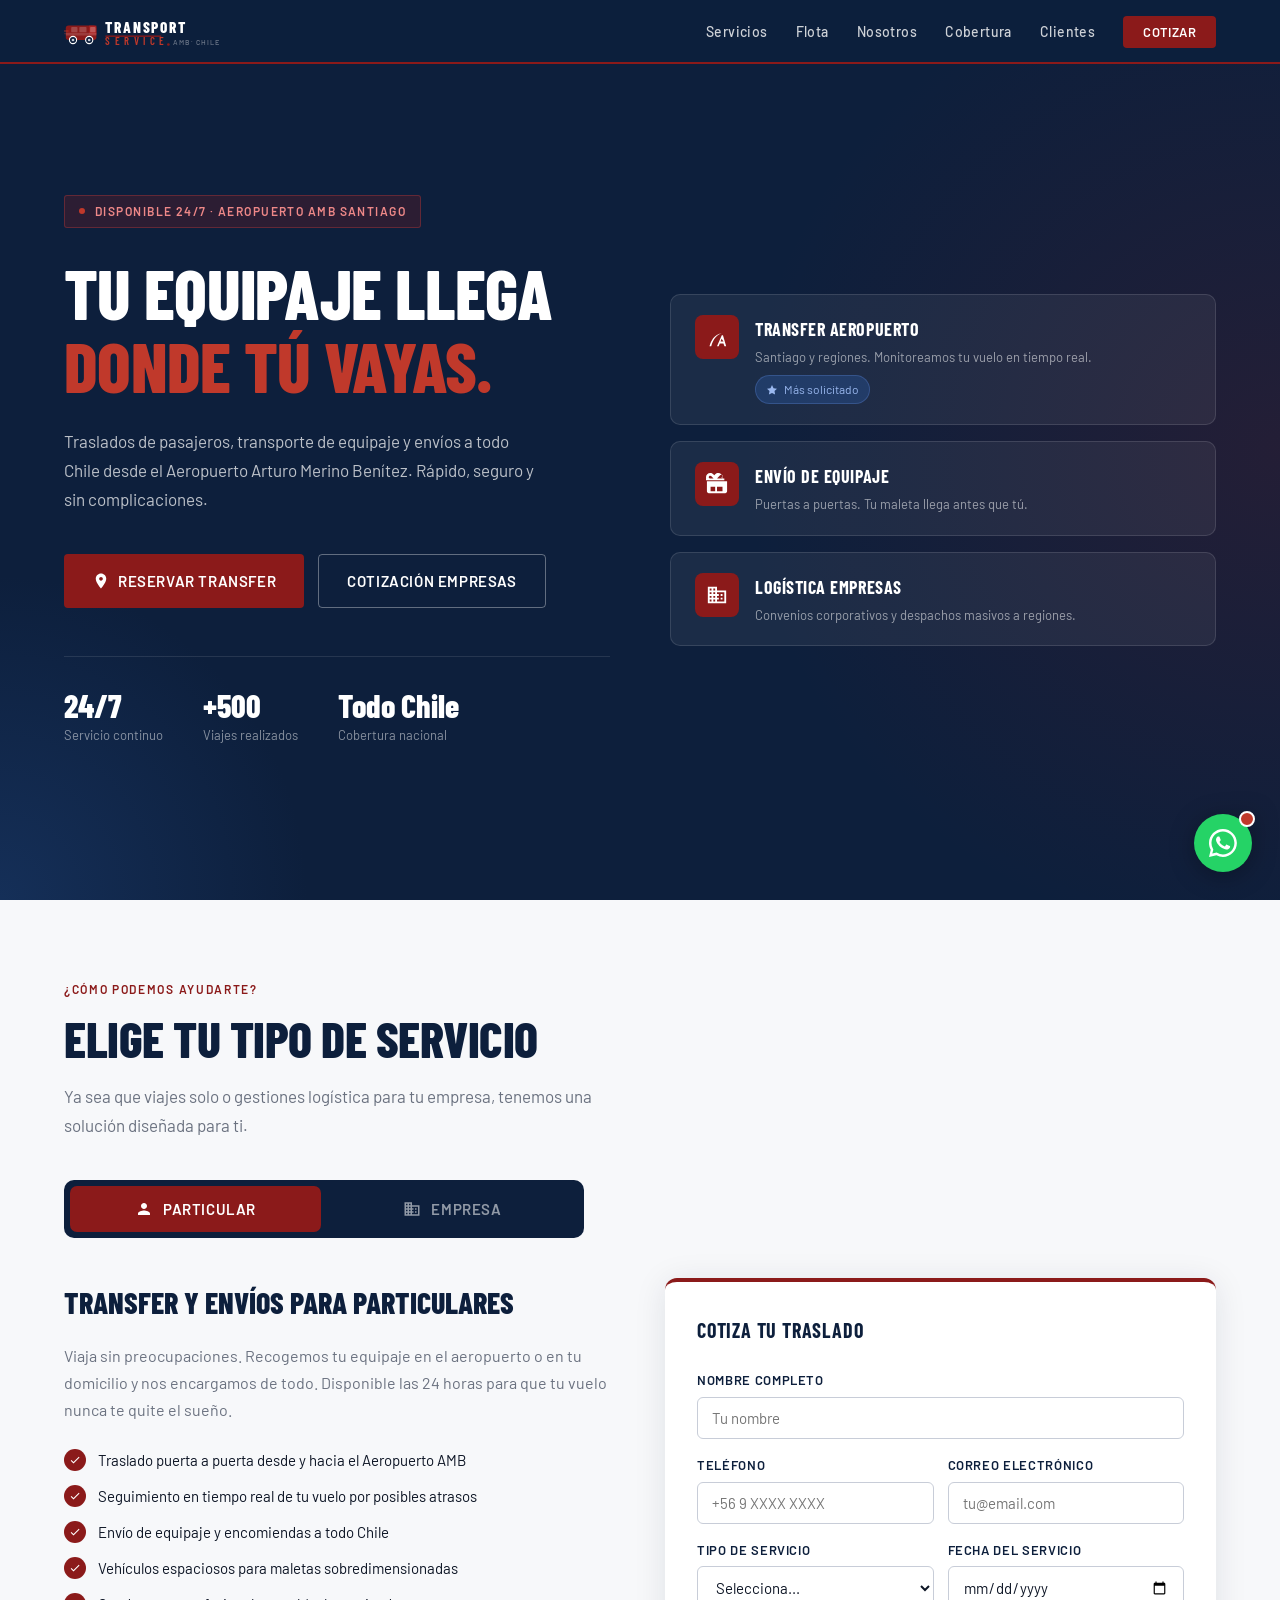
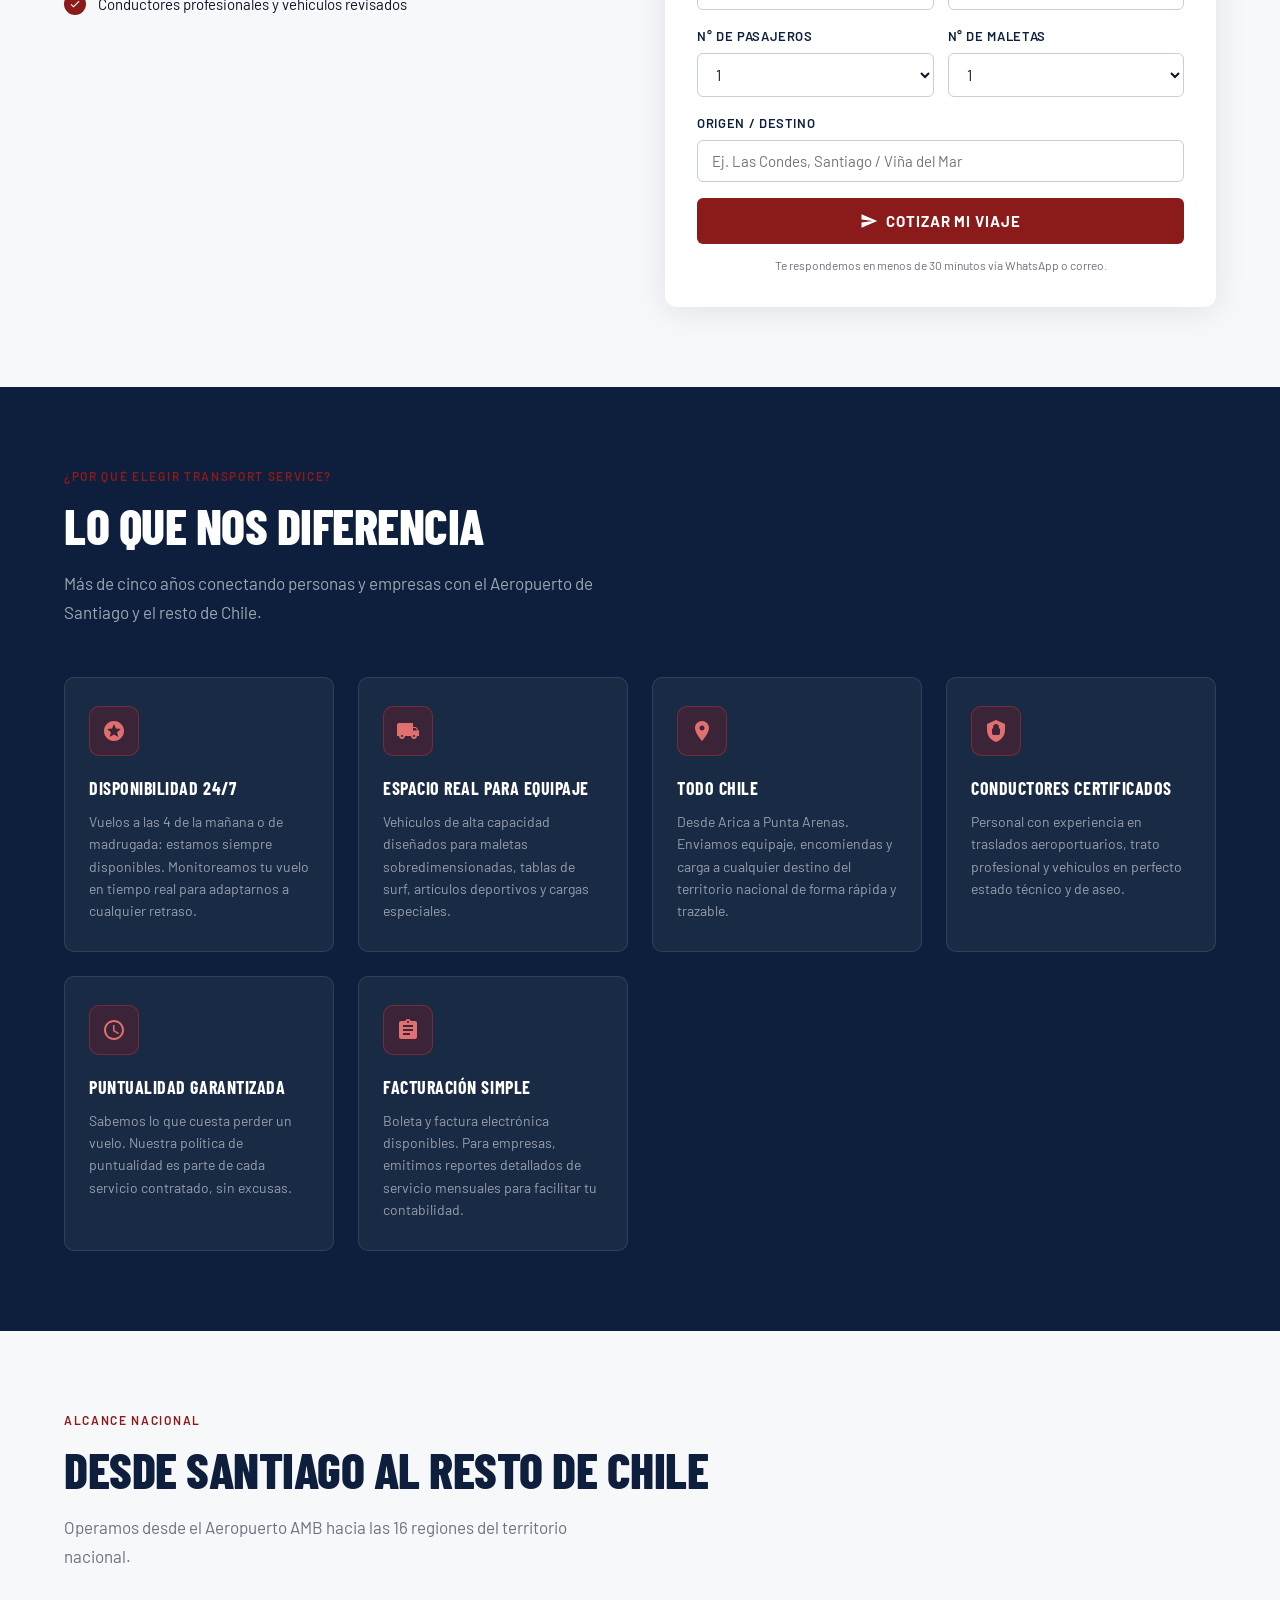
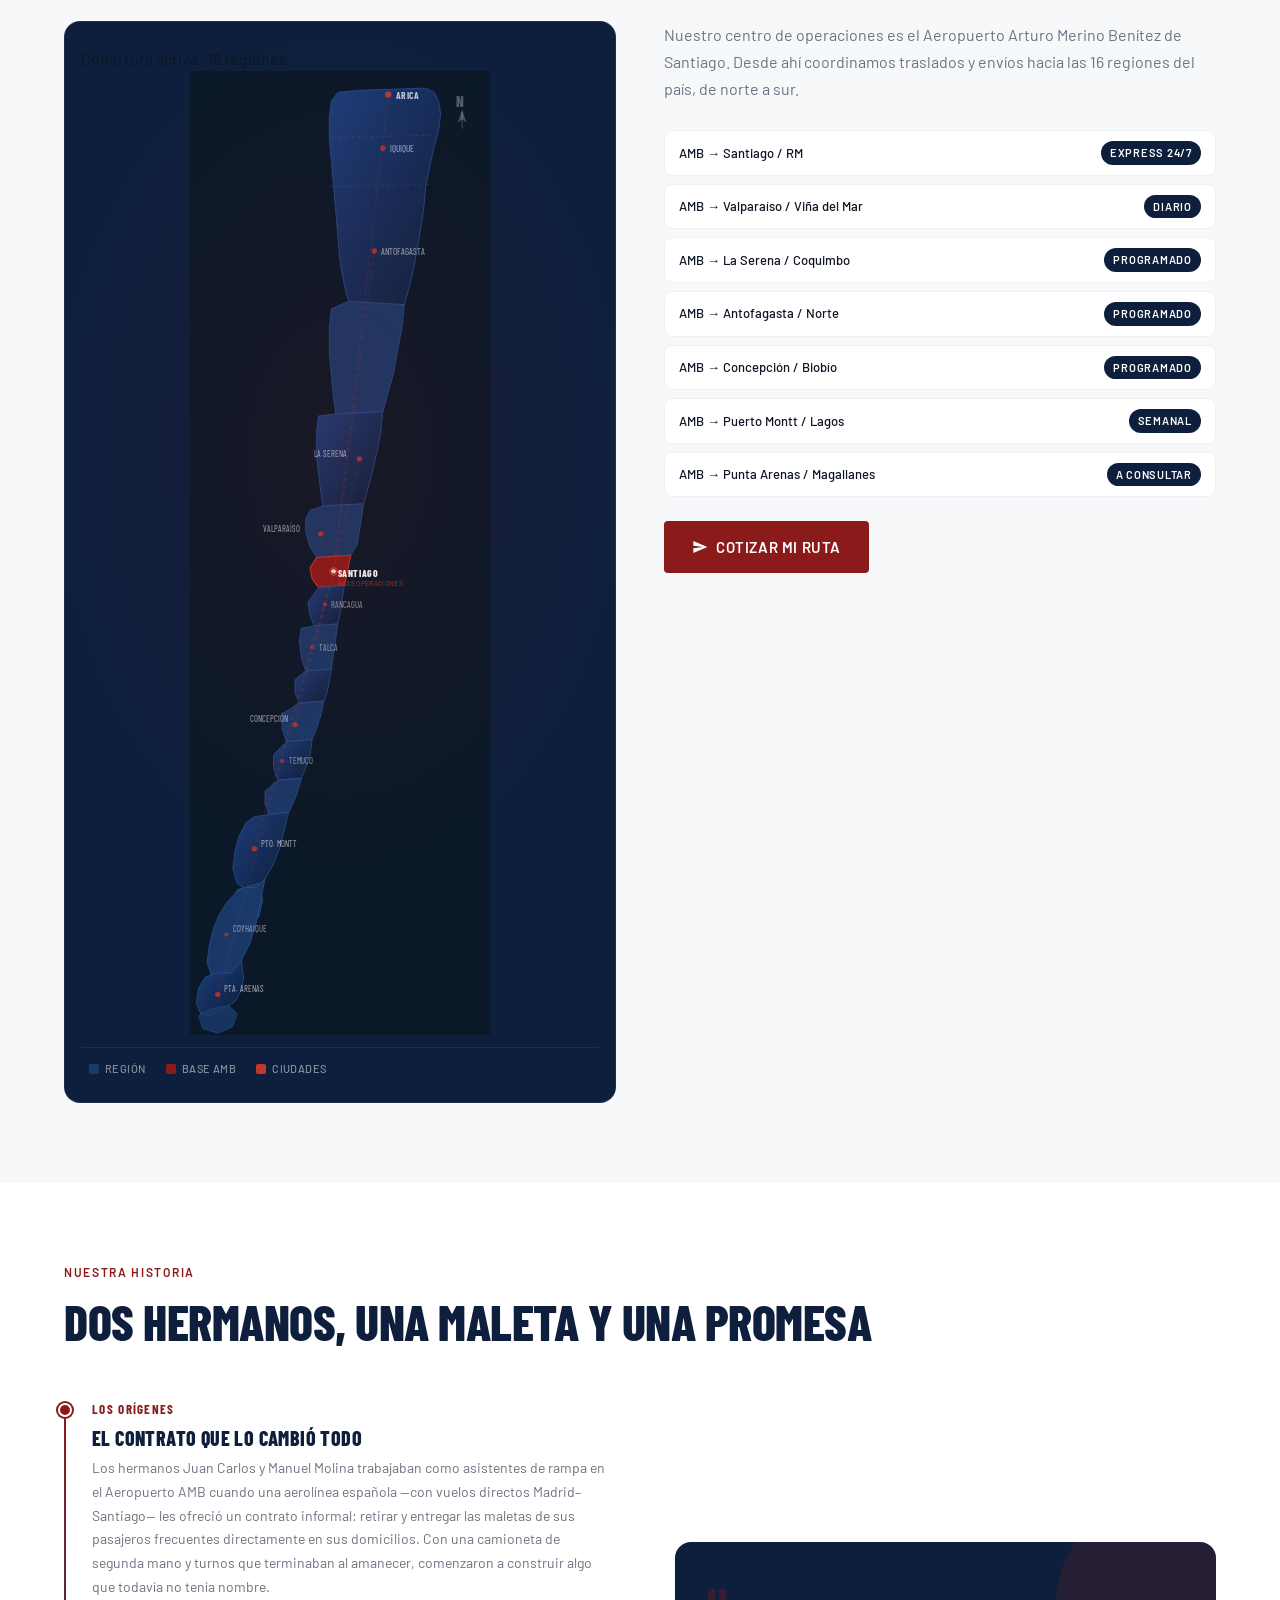
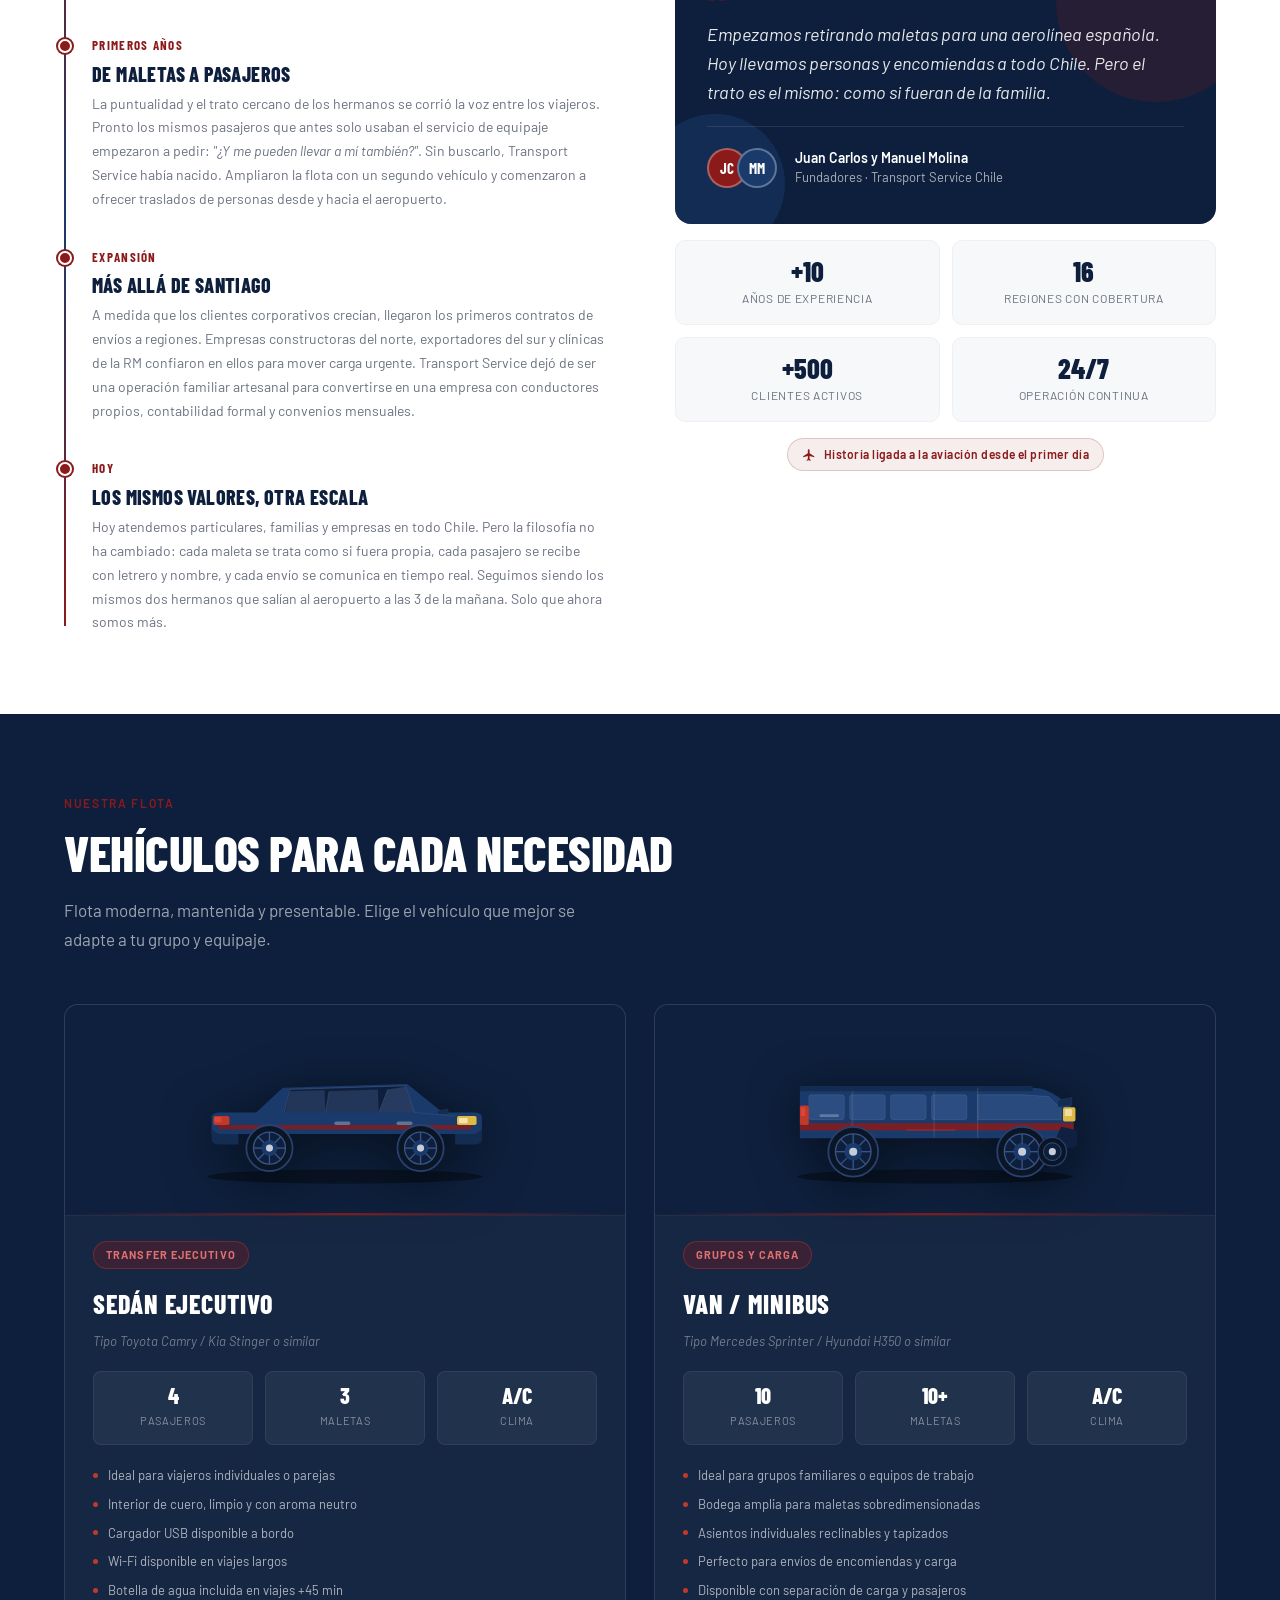
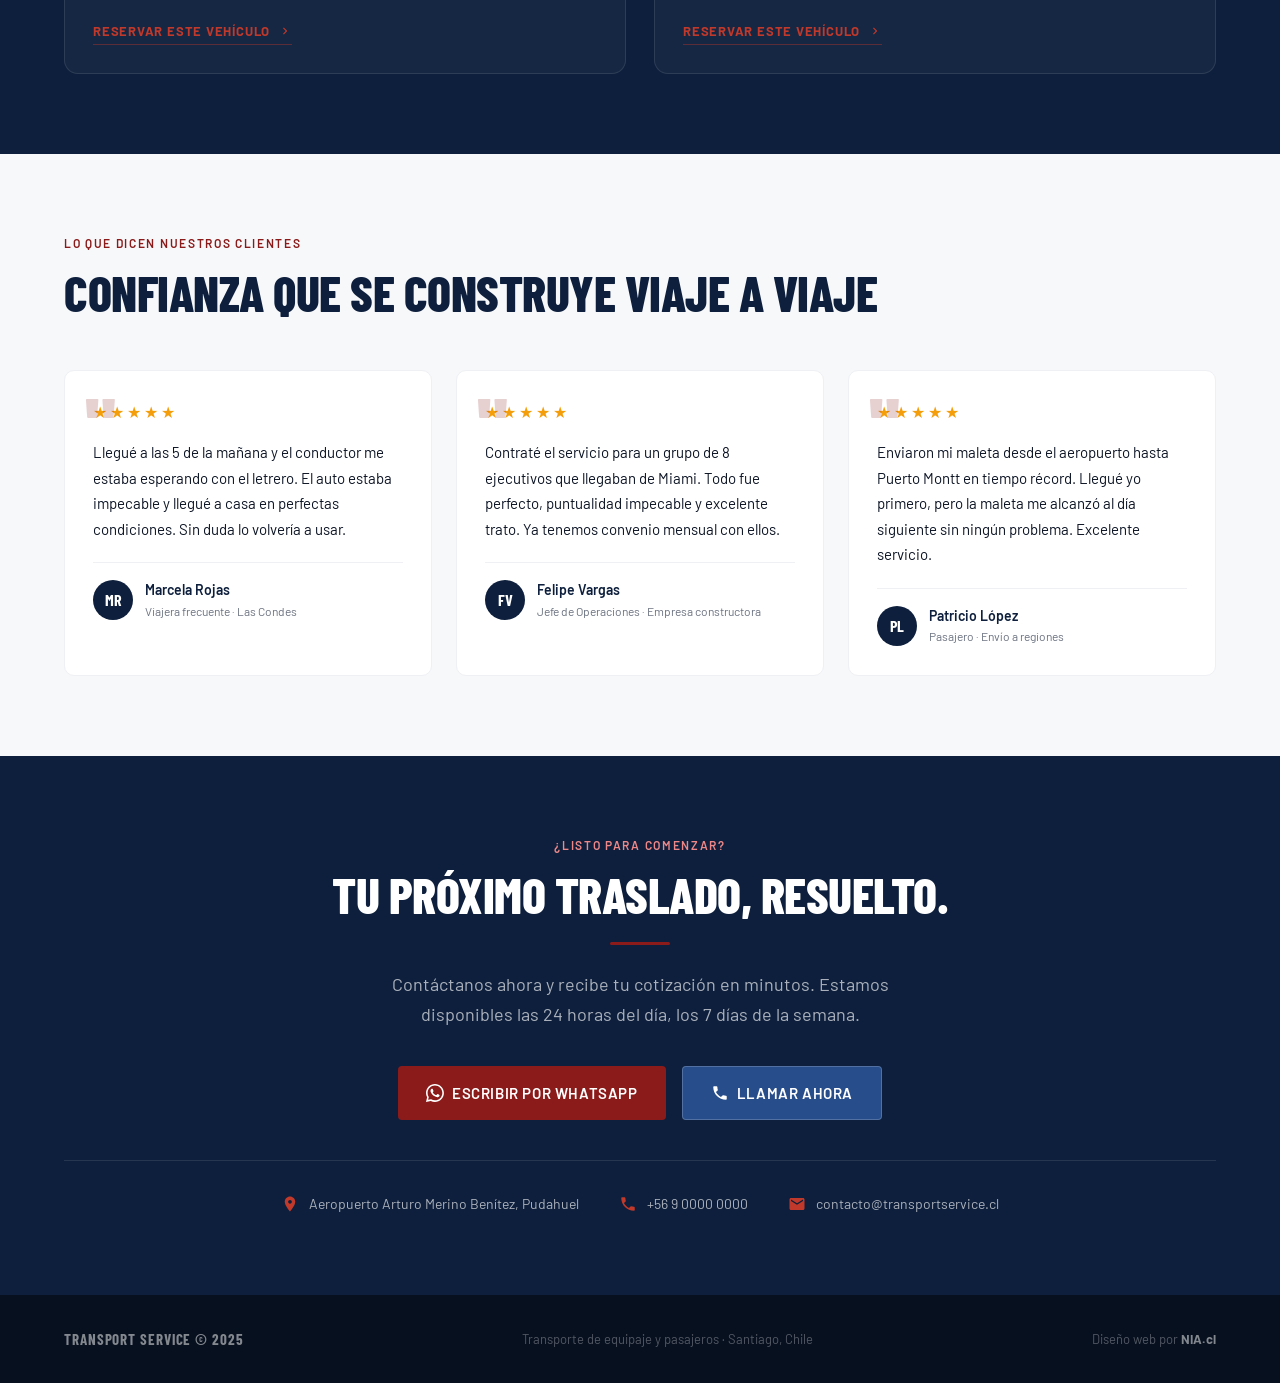
<file: portfolio/transport-service.html>
<!DOCTYPE html>
<html lang="es">
<head>
<meta charset="UTF-8">
<meta name="viewport" content="width=device-width, initial-scale=1.0">
<title>Transport Service – Traslados y Envíos desde el Aeropuerto de Santiago</title>
<meta name="description" content="Transporte de pasajeros y equipaje desde y hacia el Aeropuerto de Santiago. Envíos a todo Chile. Servicio 24/7 para particulares y empresas.">
<link rel="preconnect" href="https://fonts.googleapis.com">
<link rel="preconnect" href="https://fonts.gstatic.com" crossorigin>
<link href="https://fonts.googleapis.com/css2?family=Barlow:ital,wght@0,400;0,500;0,600;0,700;0,800;1,400&family=Barlow+Condensed:wght@600;700;800&display=swap" rel="stylesheet">
<style>
  *, *::before, *::after { box-sizing: border-box; margin: 0; padding: 0; }

  :root {
    --navy: #0d1f3c;
    --navy-mid: #1a3a6b;
    --navy-light: #274d8a;
    --garnet: #8b1a1a;
    --garnet-bright: #a82020;
    --garnet-light: #c0392b;
    --white: #ffffff;
    --off-white: #f7f8fa;
    --gray-light: #eef0f4;
    --gray-mid: #c8cdd8;
    --gray-text: #6b7280;
    --text-dark: #0d1525;
    --font-display: 'Barlow Condensed', sans-serif;
    --font-body: 'Barlow', sans-serif;
  }

  html { scroll-behavior: smooth; }

  body {
    font-family: var(--font-body);
    font-size: 16px;
    color: var(--text-dark);
    background: var(--white);
    line-height: 1.6;
  }

  /* ─── NAV ─── */
  nav {
    position: fixed;
    top: 0; left: 0; right: 0;
    z-index: 100;
    background: rgba(13,31,60,0.97);
    backdrop-filter: blur(8px);
    padding: 0 5vw;
    display: flex;
    align-items: center;
    justify-content: space-between;
    height: 64px;
    border-bottom: 2px solid var(--garnet);
  }

  .nav-logo {
    display: flex;
    align-items: center;
    gap: 12px;
    text-decoration: none;
  }

  .nav-logo-svg {
    height: 36px;
    width: auto;
  }

  .nav-brand {
    font-family: var(--font-display);
    font-size: 20px;
    font-weight: 800;
    color: var(--white);
    letter-spacing: 0.04em;
    text-transform: uppercase;
  }

  .nav-brand span { color: var(--garnet-light); }

  .nav-links {
    display: flex;
    align-items: center;
    gap: 28px;
    list-style: none;
  }

  .nav-links a {
    color: rgba(255,255,255,0.8);
    text-decoration: none;
    font-size: 14px;
    font-weight: 500;
    letter-spacing: 0.03em;
    transition: color 0.2s;
  }

  .nav-links a:hover { color: white; }

  .nav-cta {
    background: var(--garnet) !important;
    color: white !important;
    padding: 8px 20px;
    border-radius: 4px;
    font-weight: 600 !important;
    letter-spacing: 0.04em;
    text-transform: uppercase;
    font-size: 13px !important;
    transition: background 0.2s !important;
  }

  .nav-cta:hover { background: var(--garnet-bright) !important; }

  /* ─── HERO ─── */
  .hero {
    min-height: 100vh;
    background: var(--navy);
    display: grid;
    grid-template-columns: 1fr 1fr;
    align-items: center;
    padding: 100px 5vw 60px;
    gap: 60px;
    position: relative;
    overflow: hidden;
  }

  .hero::before {
    content: '';
    position: absolute;
    inset: 0;
    background: 
      radial-gradient(ellipse 60% 80% at 100% 50%, rgba(139,26,26,0.18) 0%, transparent 70%),
      radial-gradient(ellipse 40% 60% at 0% 100%, rgba(26,58,107,0.6) 0%, transparent 60%);
    pointer-events: none;
  }

  .hero-grid-lines {
    position: absolute;
    inset: 0;
    background-image: 
      linear-gradient(rgba(255,255,255,0.03) 1px, transparent 1px),
      linear-gradient(90deg, rgba(255,255,255,0.03) 1px, transparent 1px);
    background-size: 60px 60px;
    pointer-events: none;
  }

  .hero-content { position: relative; z-index: 2; }

  .hero-eyebrow {
    display: inline-flex;
    align-items: center;
    gap: 10px;
    background: rgba(139,26,26,0.25);
    border: 1px solid rgba(200,60,60,0.35);
    color: #e88;
    font-size: 12px;
    font-weight: 600;
    letter-spacing: 0.12em;
    text-transform: uppercase;
    padding: 6px 14px;
    border-radius: 3px;
    margin-bottom: 28px;
  }

  .hero-eyebrow::before {
    content: '';
    width: 6px; height: 6px;
    background: var(--garnet-light);
    border-radius: 50%;
    animation: pulse-dot 2s infinite;
  }

  @keyframes pulse-dot {
    0%, 100% { opacity: 1; transform: scale(1); }
    50% { opacity: 0.5; transform: scale(1.4); }
  }

  .hero-title {
    font-family: var(--font-display);
    font-size: clamp(42px, 5.5vw, 70px);
    font-weight: 800;
    color: var(--white);
    line-height: 1.05;
    letter-spacing: -0.01em;
    text-transform: uppercase;
    margin-bottom: 24px;
  }

  .hero-title em {
    font-style: normal;
    color: var(--garnet-light);
    display: block;
  }

  .hero-subtitle {
    font-size: 17px;
    color: rgba(255,255,255,0.72);
    line-height: 1.7;
    max-width: 480px;
    margin-bottom: 40px;
  }

  .hero-buttons {
    display: flex;
    gap: 14px;
    flex-wrap: wrap;
    margin-bottom: 48px;
  }

  .btn-primary {
    display: inline-flex;
    align-items: center;
    gap: 8px;
    background: var(--garnet);
    color: white;
    font-family: var(--font-body);
    font-size: 15px;
    font-weight: 600;
    letter-spacing: 0.04em;
    text-transform: uppercase;
    padding: 14px 28px;
    border-radius: 4px;
    border: none;
    cursor: pointer;
    text-decoration: none;
    transition: background 0.2s, transform 0.15s;
  }

  .btn-primary:hover { background: var(--garnet-bright); transform: translateY(-1px); }

  .btn-outline {
    display: inline-flex;
    align-items: center;
    gap: 8px;
    background: transparent;
    color: white;
    font-family: var(--font-body);
    font-size: 15px;
    font-weight: 600;
    letter-spacing: 0.04em;
    text-transform: uppercase;
    padding: 14px 28px;
    border-radius: 4px;
    border: 1.5px solid rgba(255,255,255,0.35);
    cursor: pointer;
    text-decoration: none;
    transition: border-color 0.2s, background 0.2s;
  }

  .btn-outline:hover { border-color: white; background: rgba(255,255,255,0.07); }

  .hero-stats {
    display: flex;
    gap: 40px;
    padding-top: 32px;
    border-top: 1px solid rgba(255,255,255,0.1);
  }

  .hero-stat-num {
    font-family: var(--font-display);
    font-size: 32px;
    font-weight: 800;
    color: white;
    display: block;
    line-height: 1;
  }

  .hero-stat-label {
    font-size: 13px;
    color: rgba(255,255,255,0.5);
    margin-top: 4px;
  }

  /* Hero visual panel */
  .hero-visual {
    position: relative;
    z-index: 2;
    display: flex;
    flex-direction: column;
    gap: 16px;
  }

  .hero-service-card {
    background: rgba(255,255,255,0.06);
    border: 1px solid rgba(255,255,255,0.12);
    border-radius: 10px;
    padding: 20px 24px;
    display: flex;
    align-items: flex-start;
    gap: 16px;
    transition: background 0.2s, border-color 0.2s;
  }

  .hero-service-card:hover {
    background: rgba(255,255,255,0.09);
    border-color: rgba(255,255,255,0.2);
  }

  .hero-service-icon {
    width: 44px; height: 44px;
    border-radius: 8px;
    background: var(--garnet);
    display: flex; align-items: center; justify-content: center;
    flex-shrink: 0;
  }

  .hero-service-icon svg { width: 22px; height: 22px; fill: white; }

  .hero-service-title {
    font-family: var(--font-display);
    font-size: 18px;
    font-weight: 700;
    color: white;
    text-transform: uppercase;
    letter-spacing: 0.03em;
  }

  .hero-service-desc {
    font-size: 13px;
    color: rgba(255,255,255,0.55);
    margin-top: 4px;
    line-height: 1.5;
  }

  .hero-badge {
    display: inline-flex;
    align-items: center;
    gap: 6px;
    background: rgba(39,77,138,0.5);
    border: 1px solid rgba(100,140,220,0.3);
    color: #9ab8ef;
    font-size: 12px;
    padding: 4px 10px;
    border-radius: 20px;
    margin-top: 8px;
  }

  /* ─── SECTION GENERIC ─── */
  section { padding: 80px 5vw; }

  .section-eyebrow {
    font-size: 12px;
    font-weight: 600;
    letter-spacing: 0.14em;
    text-transform: uppercase;
    color: var(--garnet);
    margin-bottom: 12px;
  }

  .section-title {
    font-family: var(--font-display);
    font-size: clamp(32px, 4vw, 50px);
    font-weight: 800;
    color: var(--navy);
    text-transform: uppercase;
    letter-spacing: -0.01em;
    line-height: 1.1;
    margin-bottom: 16px;
  }

  .section-subtitle {
    font-size: 17px;
    color: var(--gray-text);
    max-width: 560px;
    line-height: 1.7;
  }

  /* ─── SERVICES TABS ─── */
  #servicios { background: var(--off-white); }

  .tabs-header {
    display: flex;
    background: var(--navy);
    border-radius: 10px;
    padding: 6px;
    gap: 6px;
    margin-bottom: 40px;
    max-width: 520px;
  }

  .tab-btn {
    flex: 1;
    display: flex;
    align-items: center;
    justify-content: center;
    gap: 10px;
    padding: 14px 20px;
    border-radius: 7px;
    border: none;
    background: transparent;
    color: rgba(255,255,255,0.55);
    font-family: var(--font-body);
    font-size: 15px;
    font-weight: 600;
    text-transform: uppercase;
    letter-spacing: 0.04em;
    cursor: pointer;
    transition: background 0.2s, color 0.2s;
  }

  .tab-btn.active {
    background: var(--garnet);
    color: white;
  }

  .tab-btn svg { width: 18px; height: 18px; }

  .tab-panel { display: none; }
  .tab-panel.active { display: block; }

  .tab-layout {
    display: grid;
    grid-template-columns: 1fr 1fr;
    gap: 50px;
    align-items: start;
  }

  .tab-info h3 {
    font-family: var(--font-display);
    font-size: 30px;
    font-weight: 800;
    color: var(--navy);
    text-transform: uppercase;
    margin-bottom: 16px;
  }

  .tab-info p {
    font-size: 16px;
    color: var(--gray-text);
    line-height: 1.7;
    margin-bottom: 24px;
  }

  .feature-list {
    list-style: none;
    display: flex;
    flex-direction: column;
    gap: 12px;
  }

  .feature-list li {
    display: flex;
    align-items: flex-start;
    gap: 12px;
    font-size: 15px;
    color: var(--text-dark);
  }

  .feature-check {
    width: 22px; height: 22px;
    border-radius: 50%;
    background: var(--garnet);
    display: flex; align-items: center; justify-content: center;
    flex-shrink: 0;
    margin-top: 1px;
  }

  .feature-check svg { width: 12px; height: 12px; fill: white; }

  /* Form */
  .form-card {
    background: white;
    border-radius: 12px;
    padding: 32px;
    box-shadow: 0 4px 32px rgba(13,31,60,0.1);
    border-top: 4px solid var(--garnet);
  }

  .form-card h4 {
    font-family: var(--font-display);
    font-size: 20px;
    font-weight: 700;
    color: var(--navy);
    text-transform: uppercase;
    margin-bottom: 24px;
    letter-spacing: 0.04em;
  }

  .form-group {
    margin-bottom: 16px;
  }

  .form-group label {
    display: block;
    font-size: 13px;
    font-weight: 600;
    color: var(--navy);
    letter-spacing: 0.05em;
    text-transform: uppercase;
    margin-bottom: 6px;
  }

  .form-group input,
  .form-group select,
  .form-group textarea {
    width: 100%;
    padding: 11px 14px;
    border: 1.5px solid var(--gray-mid);
    border-radius: 6px;
    font-family: var(--font-body);
    font-size: 15px;
    color: var(--text-dark);
    background: white;
    transition: border-color 0.2s;
    outline: none;
  }

  .form-group input:focus,
  .form-group select:focus,
  .form-group textarea:focus {
    border-color: var(--navy-mid);
  }

  .form-row { display: grid; grid-template-columns: 1fr 1fr; gap: 14px; }

  .form-submit {
    width: 100%;
    padding: 14px;
    background: var(--garnet);
    color: white;
    font-family: var(--font-body);
    font-size: 15px;
    font-weight: 700;
    letter-spacing: 0.06em;
    text-transform: uppercase;
    border: none;
    border-radius: 6px;
    cursor: pointer;
    margin-top: 8px;
    display: flex;
    align-items: center;
    justify-content: center;
    gap: 8px;
    transition: background 0.2s, transform 0.15s;
  }

  .form-submit:hover { background: var(--garnet-bright); transform: translateY(-1px); }

  .form-note {
    font-size: 12px;
    color: var(--gray-text);
    text-align: center;
    margin-top: 12px;
  }

  /* ─── BENEFITS ─── */
  #beneficios { background: var(--navy); }

  #beneficios .section-title { color: white; }
  #beneficios .section-subtitle { color: rgba(255,255,255,0.6); }

  .benefits-grid {
    display: grid;
    grid-template-columns: repeat(auto-fit, minmax(220px, 1fr));
    gap: 24px;
    margin-top: 50px;
  }

  .benefit-card {
    background: rgba(255,255,255,0.05);
    border: 1px solid rgba(255,255,255,0.1);
    border-radius: 10px;
    padding: 28px 24px;
    transition: background 0.2s, border-color 0.2s, transform 0.2s;
  }

  .benefit-card:hover {
    background: rgba(255,255,255,0.08);
    border-color: rgba(255,255,255,0.2);
    transform: translateY(-3px);
  }

  .benefit-icon {
    width: 50px; height: 50px;
    background: rgba(139,26,26,0.3);
    border: 1px solid rgba(200,60,60,0.4);
    border-radius: 10px;
    display: flex; align-items: center; justify-content: center;
    margin-bottom: 18px;
  }

  .benefit-icon svg { width: 24px; height: 24px; fill: #e07070; }

  .benefit-title {
    font-family: var(--font-display);
    font-size: 18px;
    font-weight: 700;
    color: white;
    text-transform: uppercase;
    letter-spacing: 0.03em;
    margin-bottom: 8px;
  }

  .benefit-desc {
    font-size: 14px;
    color: rgba(255,255,255,0.55);
    line-height: 1.6;
  }



  /* ─── COVERAGE INTERACTIVE ─── */
  #cobertura { background: var(--off-white); }

  .coverage-layout {
    display: grid;
    grid-template-columns: 1fr 1fr;
    gap: 48px;
    align-items: start;
    margin-top: 50px;
  }

  .map-wrapper {
    background: var(--navy);
    border-radius: 16px;
    padding: 24px 16px 24px;
    position: relative;
    overflow: hidden;
    border: 1px solid rgba(255,255,255,0.08);
  }

  .map-wrapper::before {
    content: '';
    position: absolute;
    inset: 0;
    background: radial-gradient(ellipse 80% 60% at 50% 40%, rgba(139,26,26,0.12) 0%, transparent 70%);
    pointer-events: none;
  }

  .map-legend {
    display: flex;
    align-items: center;
    gap: 20px;
    padding: 12px 8px 0;
    border-top: 1px solid rgba(255,255,255,0.07);
    margin-top: 12px;
  }

  .legend-item {
    display: flex;
    align-items: center;
    gap: 6px;
    font-size: 11px;
    color: rgba(255,255,255,0.5);
    font-weight: 500;
    letter-spacing: 0.04em;
    text-transform: uppercase;
  }

  .legend-dot {
    width: 10px; height: 10px;
    border-radius: 2px;
    flex-shrink: 0;
  }

  .coverage-panel {
    display: flex;
    flex-direction: column;
    gap: 0;
  }

  .coverage-intro p {
    font-size: 16px;
    color: var(--gray-text);
    line-height: 1.7;
    margin-bottom: 28px;
  }

  .routes-list {
    list-style: none;
    display: flex;
    flex-direction: column;
    gap: 8px;
  }

  .route-item {
    display: flex;
    align-items: center;
    justify-content: space-between;
    padding: 10px 14px;
    background: white;
    border-radius: 8px;
    border: 1px solid var(--gray-light);
    cursor: pointer;
    transition: border-color 0.2s, background 0.2s;
  }

  .route-item:hover {
    border-color: var(--garnet);
    background: #fef9f9;
  }

  .route-item.highlighted {
    border-color: var(--garnet);
    background: #fef9f9;
  }

  .route-from-to {
    display: flex;
    align-items: center;
    gap: 8px;
    font-size: 13px;
    color: var(--text-dark);
    font-weight: 500;
  }

  .route-arrow { color: var(--garnet); font-weight: 700; }

  .route-tag {
    font-size: 11px;
    font-weight: 600;
    letter-spacing: 0.07em;
    text-transform: uppercase;
    background: var(--navy);
    color: white;
    padding: 3px 9px;
    border-radius: 20px;
  }

  @media (max-width: 900px) {
    .coverage-layout { grid-template-columns: 1fr; }
    #chile-map-svg { max-width: 220px; }
  }

  /* ─── QUIÉNES SOMOS ─── */
  #nosotros { background: white; overflow: hidden; }

  .nosotros-layout {
    display: grid;
    grid-template-columns: 1fr 1fr;
    gap: 70px;
    align-items: center;
    margin-top: 50px;
  }

  .timeline {
    position: relative;
    padding-left: 28px;
  }

  .timeline::before {
    content: '';
    position: absolute;
    left: 0; top: 8px; bottom: 8px;
    width: 2px;
    background: linear-gradient(to bottom, var(--garnet), var(--navy-mid), var(--garnet));
  }

  .timeline-item {
    position: relative;
    margin-bottom: 36px;
  }

  .timeline-item:last-child { margin-bottom: 0; }

  .timeline-dot {
    position: absolute;
    left: -34px;
    top: 4px;
    width: 14px; height: 14px;
    border-radius: 50%;
    background: var(--garnet);
    border: 2px solid white;
    box-shadow: 0 0 0 2px var(--garnet);
  }

  .timeline-year {
    font-family: var(--font-display);
    font-size: 13px;
    font-weight: 700;
    letter-spacing: 0.1em;
    text-transform: uppercase;
    color: var(--garnet);
    margin-bottom: 6px;
  }

  .timeline-title {
    font-family: var(--font-display);
    font-size: 20px;
    font-weight: 800;
    color: var(--navy);
    text-transform: uppercase;
    letter-spacing: 0.02em;
    margin-bottom: 6px;
    line-height: 1.2;
  }

  .timeline-desc {
    font-size: 14px;
    color: var(--gray-text);
    line-height: 1.7;
  }

  .nosotros-visual {
    position: relative;
  }

  .nos-main-card {
    background: var(--navy);
    border-radius: 16px;
    padding: 36px 32px;
    color: white;
    position: relative;
    overflow: hidden;
  }

  .nos-main-card::before {
    content: '';
    position: absolute;
    top: -40px; right: -40px;
    width: 200px; height: 200px;
    border-radius: 50%;
    background: rgba(139,26,26,0.2);
  }

  .nos-main-card::after {
    content: '';
    position: absolute;
    bottom: -30px; left: -30px;
    width: 140px; height: 140px;
    border-radius: 50%;
    background: rgba(26,58,107,0.5);
  }

  .nos-quote {
    font-family: var(--font-display);
    font-size: 52px;
    font-weight: 800;
    color: var(--garnet);
    opacity: 0.35;
    line-height: 1;
    margin-bottom: -10px;
    position: relative;
    z-index: 1;
  }

  .nos-quote-text {
    font-size: 18px;
    font-style: italic;
    color: rgba(255,255,255,0.9);
    line-height: 1.6;
    margin-bottom: 20px;
    position: relative;
    z-index: 1;
  }

  .nos-founders {
    display: flex;
    align-items: center;
    gap: 14px;
    padding-top: 20px;
    border-top: 1px solid rgba(255,255,255,0.1);
    position: relative;
    z-index: 1;
  }

  .nos-founders-avatars {
    display: flex;
    margin-right: 4px;
  }

  .founder-av {
    width: 40px; height: 40px;
    border-radius: 50%;
    border: 2px solid rgba(255,255,255,0.3);
    display: flex; align-items: center; justify-content: center;
    font-family: var(--font-display);
    font-size: 15px;
    font-weight: 700;
    color: white;
    margin-left: -10px;
  }

  .founder-av:first-child { margin-left: 0; }
  .founder-av.av1 { background: #8b1a1a; }
  .founder-av.av2 { background: #1a3a6b; }

  .nos-founders-info {
    font-size: 13px;
    color: rgba(255,255,255,0.65);
    line-height: 1.5;
  }

  .nos-founders-info strong {
    color: white;
    font-weight: 600;
    display: block;
    font-size: 14px;
  }

  .nos-stats-row {
    display: grid;
    grid-template-columns: 1fr 1fr;
    gap: 12px;
    margin-top: 16px;
  }

  .nos-stat {
    background: var(--off-white);
    border-radius: 10px;
    padding: 16px;
    text-align: center;
    border: 1px solid var(--gray-light);
  }

  .nos-stat-num {
    font-family: var(--font-display);
    font-size: 28px;
    font-weight: 800;
    color: var(--navy);
    display: block;
    line-height: 1;
  }

  .nos-stat-label {
    font-size: 12px;
    color: var(--gray-text);
    text-transform: uppercase;
    letter-spacing: 0.06em;
    margin-top: 4px;
  }

  .airline-badge {
    display: inline-flex;
    align-items: center;
    gap: 8px;
    background: rgba(139,26,26,0.08);
    border: 1px solid rgba(139,26,26,0.2);
    color: var(--garnet);
    font-size: 12px;
    font-weight: 600;
    padding: 6px 14px;
    border-radius: 20px;
    margin-bottom: 20px;
    letter-spacing: 0.04em;
  }

  @media (max-width: 900px) {
    .nosotros-layout { grid-template-columns: 1fr; }
  }

  /* ─── TESTIMONIALS ─── */
  #opiniones { background: var(--off-white); }

  .testimonials-grid {
    display: grid;
    grid-template-columns: repeat(auto-fit, minmax(280px, 1fr));
    gap: 24px;
    margin-top: 50px;
  }

  .testimonial-card {
    background: white;
    border-radius: 10px;
    padding: 28px;
    border: 1px solid var(--gray-light);
    position: relative;
  }

  .testimonial-card::before {
    content: '"';
    font-family: var(--font-display);
    font-size: 80px;
    font-weight: 800;
    color: var(--garnet);
    opacity: 0.2;
    position: absolute;
    top: 12px; left: 20px;
    line-height: 1;
  }

  .testimonial-stars {
    display: flex;
    gap: 3px;
    margin-bottom: 16px;
  }

  .star { color: #f59e0b; font-size: 16px; }

  .testimonial-text {
    font-size: 15px;
    color: var(--text-dark);
    line-height: 1.7;
    margin-bottom: 20px;
    position: relative;
  }

  .testimonial-author {
    display: flex;
    align-items: center;
    gap: 12px;
    padding-top: 16px;
    border-top: 1px solid var(--gray-light);
  }

  .testimonial-avatar {
    width: 40px; height: 40px;
    border-radius: 50%;
    background: var(--navy);
    display: flex; align-items: center; justify-content: center;
    font-family: var(--font-display);
    font-size: 16px;
    font-weight: 700;
    color: white;
  }

  .testimonial-name {
    font-size: 14px;
    font-weight: 600;
    color: var(--navy);
  }

  .testimonial-role {
    font-size: 12px;
    color: var(--gray-text);
  }

  /* ─── CTA FINAL ─── */
  #contacto {
    background: var(--navy);
    text-align: center;
    padding: 80px 5vw;
  }

  #contacto .section-eyebrow { color: #e88; }
  #contacto .section-title { color: white; }

  .cta-divider {
    width: 60px;
    height: 3px;
    background: var(--garnet);
    margin: 20px auto 24px;
    border-radius: 2px;
  }

  #contacto p {
    font-size: 18px;
    color: rgba(255,255,255,0.65);
    max-width: 540px;
    margin: 0 auto 36px;
    line-height: 1.7;
  }

  .cta-buttons {
    display: flex;
    justify-content: center;
    flex-wrap: wrap;
    gap: 16px;
    margin-bottom: 40px;
  }

  .btn-phone {
    display: inline-flex;
    align-items: center;
    gap: 8px;
    background: var(--navy-light);
    color: white;
    font-family: var(--font-body);
    font-size: 15px;
    font-weight: 600;
    letter-spacing: 0.04em;
    text-transform: uppercase;
    padding: 14px 28px;
    border-radius: 4px;
    border: 1.5px solid rgba(255,255,255,0.2);
    cursor: pointer;
    text-decoration: none;
    transition: background 0.2s;
  }

  .btn-phone:hover { background: var(--navy-mid); }

  .contact-info {
    display: flex;
    justify-content: center;
    flex-wrap: wrap;
    gap: 40px;
    padding-top: 32px;
    border-top: 1px solid rgba(255,255,255,0.1);
  }

  .contact-item {
    display: flex;
    align-items: center;
    gap: 10px;
    color: rgba(255,255,255,0.65);
    font-size: 14px;
  }

  .contact-item svg { fill: var(--garnet-light); width: 18px; height: 18px; }

  /* ─── FOOTER ─── */
  footer {
    background: #07101f;
    padding: 32px 5vw;
    display: flex;
    align-items: center;
    justify-content: space-between;
    flex-wrap: wrap;
    gap: 16px;
  }

  .footer-brand {
    font-family: var(--font-display);
    font-size: 15px;
    font-weight: 700;
    color: rgba(255,255,255,0.5);
    text-transform: uppercase;
    letter-spacing: 0.06em;
  }

  .footer-text {
    font-size: 13px;
    color: rgba(255,255,255,0.3);
  }

  /* ─── FLEET ─── */
  #flota { background: var(--navy); overflow: hidden; }
  #flota .section-title { color: white; }
  #flota .section-subtitle { color: rgba(255,255,255,0.6); }

  .fleet-grid {
    display: grid;
    grid-template-columns: 1fr 1fr;
    gap: 28px;
    margin-top: 50px;
  }

  .fleet-card {
    background: rgba(255,255,255,0.04);
    border: 1px solid rgba(255,255,255,0.1);
    border-radius: 14px;
    overflow: hidden;
    transition: transform 0.25s, border-color 0.25s;
  }

  .fleet-card:hover {
    transform: translateY(-4px);
    border-color: rgba(192,57,43,0.5);
  }

  .fleet-illustration {
    background: rgba(13,31,60,0.8);
    padding: 40px 32px 28px;
    display: flex;
    align-items: flex-end;
    justify-content: center;
    min-height: 200px;
    position: relative;
    border-bottom: 1px solid rgba(255,255,255,0.07);
  }

  .fleet-illustration::before {
    content: '';
    position: absolute;
    bottom: 0; left: 0; right: 0;
    height: 2px;
    background: linear-gradient(90deg, transparent, var(--garnet), transparent);
  }

  .fleet-illustration svg {
    width: 100%;
    max-width: 320px;
    height: auto;
    filter: drop-shadow(0 8px 24px rgba(0,0,0,0.5));
  }

  .fleet-info {
    padding: 24px 28px 28px;
  }

  .fleet-badge {
    display: inline-flex;
    align-items: center;
    gap: 6px;
    background: rgba(139,26,26,0.3);
    border: 1px solid rgba(192,57,43,0.4);
    color: #e07070;
    font-size: 11px;
    font-weight: 700;
    letter-spacing: 0.1em;
    text-transform: uppercase;
    padding: 4px 12px;
    border-radius: 20px;
    margin-bottom: 14px;
  }

  .fleet-name {
    font-family: var(--font-display);
    font-size: 26px;
    font-weight: 800;
    color: white;
    text-transform: uppercase;
    letter-spacing: 0.03em;
    margin-bottom: 6px;
  }

  .fleet-model {
    font-size: 13px;
    color: rgba(255,255,255,0.4);
    margin-bottom: 20px;
    font-style: italic;
  }

  .fleet-specs {
    display: grid;
    grid-template-columns: repeat(3, 1fr);
    gap: 12px;
    margin-bottom: 20px;
  }

  .spec-item {
    text-align: center;
    background: rgba(255,255,255,0.05);
    border-radius: 8px;
    padding: 12px 8px;
    border: 1px solid rgba(255,255,255,0.07);
  }

  .spec-num {
    font-family: var(--font-display);
    font-size: 22px;
    font-weight: 800;
    color: white;
    display: block;
    line-height: 1;
  }

  .spec-label {
    font-size: 11px;
    color: rgba(255,255,255,0.45);
    margin-top: 4px;
    text-transform: uppercase;
    letter-spacing: 0.06em;
  }

  .fleet-features {
    list-style: none;
    display: flex;
    flex-direction: column;
    gap: 8px;
  }

  .fleet-features li {
    display: flex;
    align-items: center;
    gap: 10px;
    font-size: 13px;
    color: rgba(255,255,255,0.65);
  }

  .fleet-features li::before {
    content: '';
    width: 5px; height: 5px;
    background: var(--garnet-light);
    border-radius: 50%;
    flex-shrink: 0;
  }

  .fleet-cta {
    display: inline-flex;
    align-items: center;
    gap: 8px;
    margin-top: 20px;
    color: var(--garnet-light);
    font-size: 13px;
    font-weight: 700;
    letter-spacing: 0.06em;
    text-transform: uppercase;
    text-decoration: none;
    border-bottom: 1px solid rgba(192,57,43,0.4);
    padding-bottom: 2px;
    transition: color 0.2s, border-color 0.2s;
  }

  .fleet-cta:hover { color: white; border-color: white; }

  @media (max-width: 700px) {
    .fleet-grid { grid-template-columns: 1fr; }
  }

  /* ─── WHATSAPP FLOAT ─── */
  .wa-float {
    position: fixed;
    bottom: 28px;
    right: 28px;
    z-index: 999;
    display: flex;
    align-items: center;
    gap: 0;
    filter: drop-shadow(0 4px 12px rgba(0,0,0,0.3));
  }

  .wa-label {
    background: var(--navy);
    color: white;
    font-size: 13px;
    font-weight: 600;
    padding: 10px 16px 10px 18px;
    border-radius: 30px 0 0 30px;
    white-space: nowrap;
    opacity: 0;
    transform: translateX(10px);
    transition: opacity 0.3s, transform 0.3s;
    pointer-events: none;
  }

  .wa-float:hover .wa-label {
    opacity: 1;
    transform: translateX(0);
  }

  .wa-btn {
    width: 58px; height: 58px;
    background: #25d366;
    border-radius: 50%;
    display: flex; align-items: center; justify-content: center;
    text-decoration: none;
    transition: background 0.2s, transform 0.2s;
    flex-shrink: 0;
  }

  .wa-btn:hover { background: #1ebc5a; transform: scale(1.08); }
  .wa-btn svg { width: 28px; height: 28px; fill: white; }

  .wa-pulse {
    position: absolute;
    top: -3px; right: -3px;
    width: 16px; height: 16px;
    background: var(--garnet-light);
    border-radius: 50%;
    border: 2px solid white;
    animation: pulse 2s infinite;
  }

  @keyframes pulse {
    0% { box-shadow: 0 0 0 0 rgba(168,32,32,0.6); }
    70% { box-shadow: 0 0 0 8px rgba(168,32,32,0); }
    100% { box-shadow: 0 0 0 0 rgba(168,32,32,0); }
  }

  /* ─── RESPONSIVE ─── */
  @media (max-width: 900px) {
    .hero {
      grid-template-columns: 1fr;
      padding: 90px 5vw 50px;
      gap: 40px;
    }
    .hero-visual { display: none; }
    .tab-layout { grid-template-columns: 1fr; }
    .coverage-layout { grid-template-columns: 1fr; }
    nav .nav-links { display: none; }
  }

  @media (max-width: 600px) {
    .form-row { grid-template-columns: 1fr; }
    .hero-stats { gap: 24px; }
    .coverage-cities { grid-template-columns: 1fr; }
  }

  /* ─── SUCCESS MODAL ─── */
  .modal-overlay {
    display: none;
    position: fixed;
    inset: 0;
    background: rgba(7,16,31,0.8);
    z-index: 200;
    align-items: center;
    justify-content: center;
  }

  .modal-overlay.open { display: flex; }

  .modal-box {
    background: white;
    border-radius: 12px;
    padding: 40px;
    max-width: 420px;
    width: 90%;
    text-align: center;
  }

  .modal-icon {
    width: 64px; height: 64px;
    background: #dcfce7;
    border-radius: 50%;
    display: flex; align-items: center; justify-content: center;
    margin: 0 auto 20px;
  }

  .modal-icon svg { width: 32px; height: 32px; fill: #16a34a; }

  .modal-box h3 {
    font-family: var(--font-display);
    font-size: 24px;
    font-weight: 800;
    color: var(--navy);
    text-transform: uppercase;
    margin-bottom: 12px;
  }

  .modal-box p {
    font-size: 15px;
    color: var(--gray-text);
    line-height: 1.6;
    margin-bottom: 24px;
  }

  .modal-close {
    display: inline-flex;
    align-items: center;
    gap: 8px;
    background: var(--navy);
    color: white;
    padding: 12px 28px;
    border-radius: 6px;
    border: none;
    font-size: 14px;
    font-weight: 600;
    text-transform: uppercase;
    letter-spacing: 0.05em;
    cursor: pointer;
  }
</style>
</head>
<body>

<!-- NAV -->
<nav>
  <a href="#" class="nav-logo">
    <svg class="nav-logo-svg" viewBox="0 0 220 40" xmlns="http://www.w3.org/2000/svg">
      <!-- Icono: flecha de velocidad + van estilizada -->
      <g>
        <!-- Cuerpo del vehículo -->
        <rect x="2" y="14" width="34" height="16" rx="3" fill="#8b1a1a"/>
        <!-- Cabina delantera -->
        <path d="M28,14 L36,14 L36,24 L28,24 Z" fill="#a82020"/>
        <!-- Ventana cabina -->
        <rect x="29" y="15.5" width="6" height="6" rx="1" fill="rgba(255,255,255,0.25)"/>
        <!-- Ventanas traseras -->
        <rect x="8" y="15.5" width="7" height="6" rx="1" fill="rgba(255,255,255,0.2)"/>
        <rect x="17" y="15.5" width="8" height="6" rx="1" fill="rgba(255,255,255,0.2)"/>
        <!-- Ruedas -->
        <circle cx="10" cy="30" r="4" fill="#0d1f3c" stroke="white" stroke-width="1.2"/>
        <circle cx="10" cy="30" r="1.5" fill="#c8cdd8"/>
        <circle cx="28" cy="30" r="4" fill="#0d1f3c" stroke="white" stroke-width="1.2"/>
        <circle cx="28" cy="30" r="1.5" fill="#c8cdd8"/>
        <!-- Franja lateral garnet -->
        <rect x="2" y="22" width="34" height="3" fill="rgba(255,255,255,0.15)"/>
        <!-- Línea de velocidad -->
        <line x1="0" y1="20" x2="5" y2="20" stroke="#c0392b" stroke-width="1.5" opacity="0.6"/>
        <line x1="0" y1="23" x2="3" y2="23" stroke="#c0392b" stroke-width="1" opacity="0.4"/>
      </g>
      <!-- Texto logo -->
      <text x="46" y="22" font-family="'Barlow Condensed', sans-serif" font-size="17" font-weight="800" fill="white" letter-spacing="2" text-anchor="start">TRANSPORT</text>
      <!-- Línea divisora con acento -->
      <rect x="46" y="25" width="62" height="1.5" fill="#8b1a1a"/>
      <text x="46" y="36" font-family="'Barlow Condensed', sans-serif" font-size="12" font-weight="600" fill="#c0392b" letter-spacing="5" text-anchor="start">SERVICE</text>
      <!-- Sublinea decorativa -->
      <circle cx="116" cy="35" r="1.5" fill="#8b1a1a"/>
      <text x="121" y="36" font-family="'Barlow', sans-serif" font-size="8" font-weight="500" fill="rgba(255,255,255,0.4)" letter-spacing="1">AMB · CHILE</text>
    </svg>
  </a>
  <ul class="nav-links">
    <li><a href="#servicios">Servicios</a></li>
    <li><a href="#flota">Flota</a></li>
    <li><a href="#nosotros">Nosotros</a></li>
    <li><a href="#cobertura">Cobertura</a></li>
    <li><a href="#opiniones">Clientes</a></li>
    <li><a href="#contacto" class="nav-cta">Cotizar</a></li>
  </ul>
</nav>

<!-- HERO -->
<section class="hero" id="inicio">
  <div class="hero-content">
    <div class="hero-eyebrow">Disponible 24/7 · Aeropuerto AMB Santiago</div>
    <h1 class="hero-title">
      Tu equipaje llega
      <em>donde tú vayas.</em>
    </h1>
    <p class="hero-subtitle">
      Traslados de pasajeros, transporte de equipaje y envíos a todo Chile desde el Aeropuerto Arturo Merino Benítez. Rápido, seguro y sin complicaciones.
    </p>
    <div class="hero-buttons">
      <a href="#servicios" class="btn-primary">
        <svg viewBox="0 0 24 24" style="width:18px;height:18px;fill:white">
          <path d="M12 2C8.13 2 5 5.13 5 9c0 5.25 7 13 7 13s7-7.75 7-13c0-3.87-3.13-7-7-7zm0 9.5c-1.38 0-2.5-1.12-2.5-2.5s1.12-2.5 2.5-2.5 2.5 1.12 2.5 2.5-1.12 2.5-2.5 2.5z"/>
        </svg>
        Reservar Transfer
      </a>
      <a href="#servicios" class="btn-outline" onclick="document.querySelector('[data-tab=empresa]').click(); return true;">
        Cotización Empresas
      </a>
    </div>
    <div class="hero-stats">
      <div>
        <span class="hero-stat-num">24/7</span>
        <div class="hero-stat-label">Servicio continuo</div>
      </div>
      <div>
        <span class="hero-stat-num">+500</span>
        <div class="hero-stat-label">Viajes realizados</div>
      </div>
      <div>
        <span class="hero-stat-num">Todo Chile</span>
        <div class="hero-stat-label">Cobertura nacional</div>
      </div>
    </div>
  </div>

  <div class="hero-visual">
    <div class="hero-service-card">
      <div class="hero-service-icon">
        <svg viewBox="0 0 24 24"><path d="M17 8C8 10 5.9 16.17 3.82 22H5.71C7.72 16 9.93 10.62 17 8zm1.5 2h-1.28L12 22h1.9l1.13-3H19l1.13 3H22L18.5 10zm-2.58 7l1.08-3.03L19.08 17h-2.16z"/></svg>
      </div>
      <div>
        <div class="hero-service-title">Transfer Aeropuerto</div>
        <div class="hero-service-desc">Santiago y regiones. Monitoreamos tu vuelo en tiempo real.</div>
        <div class="hero-badge">
          <svg viewBox="0 0 24 24" style="width:12px;height:12px;fill:#9ab8ef"><path d="M12 2l3.09 6.26L22 9.27l-5 4.87 1.18 6.88L12 17.77l-6.18 3.25L7 14.14 2 9.27l6.91-1.01L12 2z"/></svg>
          Más solicitado
        </div>
      </div>
    </div>
    <div class="hero-service-card">
      <div class="hero-service-icon">
        <svg viewBox="0 0 24 24"><path d="M20 6h-2.18c.07-.44.18-.88.18-1.36C18 2.1 15.9 0 13.36 0c-1.3 0-2.43.52-3.28 1.35L9 2.5l-1.08-1.15C7.07.52 5.94 0 4.64 0 2.1 0 0 2.1 0 4.64c0 .48.11.92.18 1.36H0v2h20V6zm-9.64 0H4.64c-.35 0-1.64-.14-1.64-1.36C3 3.65 3.65 3 4.64 3c.49 0 .96.2 1.3.55l3.06 3.27v.18zm7.28 0h-5.36v-.18l3.06-3.27c.34-.35.81-.55 1.3-.55.99 0 1.64.65 1.64 1.64 0 1.22-1.29 1.36-1.64 1.36zM1 9v11c0 1.1.9 2 2 2h18c1.1 0 2-.9 2-2V9H1zm9 11H5v-5h5v5zm8 0h-6v-5h6v5z"/></svg>
      </div>
      <div>
        <div class="hero-service-title">Envío de Equipaje</div>
        <div class="hero-service-desc">Puertas a puertas. Tu maleta llega antes que tú.</div>
      </div>
    </div>
    <div class="hero-service-card">
      <div class="hero-service-icon">
        <svg viewBox="0 0 24 24"><path d="M12 7V3H2v18h20V7H12zM6 19H4v-2h2v2zm0-4H4v-2h2v2zm0-4H4V9h2v2zm0-4H4V5h2v2zm4 12H8v-2h2v2zm0-4H8v-2h2v2zm0-4H8V9h2v2zm0-4H8V5h2v2zm10 12h-8v-2h2v-2h-2v-2h2v-2h-2V9h8v10zm-2-8h-2v2h2v-2zm0 4h-2v2h2v-2z"/></svg>
      </div>
      <div>
        <div class="hero-service-title">Logística Empresas</div>
        <div class="hero-service-desc">Convenios corporativos y despachos masivos a regiones.</div>
      </div>
    </div>
  </div>
</section>

<!-- SERVICIOS / TABS -->
<section id="servicios">
  <div class="section-eyebrow">¿Cómo podemos ayudarte?</div>
  <h2 class="section-title">Elige tu tipo de servicio</h2>
  <p class="section-subtitle">Ya sea que viajes solo o gestiones logística para tu empresa, tenemos una solución diseñada para ti.</p>

  <div style="margin-top: 40px;">
    <div class="tabs-header">
      <button class="tab-btn active" data-tab="particular" onclick="switchTab(this, 'particular')">
        <svg viewBox="0 0 24 24" fill="currentColor"><path d="M12 12c2.21 0 4-1.79 4-4s-1.79-4-4-4-4 1.79-4 4 1.79 4 4 4zm0 2c-2.67 0-8 1.34-8 4v2h16v-2c0-2.66-5.33-4-8-4z"/></svg>
        Particular
      </button>
      <button class="tab-btn" data-tab="empresa" onclick="switchTab(this, 'empresa')">
        <svg viewBox="0 0 24 24" fill="currentColor"><path d="M12 7V3H2v18h20V7H12zM6 19H4v-2h2v2zm0-4H4v-2h2v2zm0-4H4V9h2v2zm0-4H4V5h2v2zm4 12H8v-2h2v2zm0-4H8v-2h2v2zm0-4H8V9h2v2zm0-4H8V5h2v2zm10 12h-8v-2h2v-2h-2v-2h2v-2h-2V9h8v10zm-2-8h-2v2h2v-2zm0 4h-2v2h2v-2z"/></svg>
        Empresa
      </button>
    </div>

    <!-- PANEL PARTICULAR -->
    <div id="panel-particular" class="tab-panel active">
      <div class="tab-layout">
        <div class="tab-info">
          <h3>Transfer y Envíos para Particulares</h3>
          <p>Viaja sin preocupaciones. Recogemos tu equipaje en el aeropuerto o en tu domicilio y nos encargamos de todo. Disponible las 24 horas para que tu vuelo nunca te quite el sueño.</p>
          <ul class="feature-list">
            <li>
              <span class="feature-check">
                <svg viewBox="0 0 24 24"><path d="M9 16.17L4.83 12l-1.42 1.41L9 19 21 7l-1.41-1.41z"/></svg>
              </span>
              Traslado puerta a puerta desde y hacia el Aeropuerto AMB
            </li>
            <li>
              <span class="feature-check">
                <svg viewBox="0 0 24 24"><path d="M9 16.17L4.83 12l-1.42 1.41L9 19 21 7l-1.41-1.41z"/></svg>
              </span>
              Seguimiento en tiempo real de tu vuelo por posibles atrasos
            </li>
            <li>
              <span class="feature-check">
                <svg viewBox="0 0 24 24"><path d="M9 16.17L4.83 12l-1.42 1.41L9 19 21 7l-1.41-1.41z"/></svg>
              </span>
              Envío de equipaje y encomiendas a todo Chile
            </li>
            <li>
              <span class="feature-check">
                <svg viewBox="0 0 24 24"><path d="M9 16.17L4.83 12l-1.42 1.41L9 19 21 7l-1.41-1.41z"/></svg>
              </span>
              Vehículos espaciosos para maletas sobredimensionadas
            </li>
            <li>
              <span class="feature-check">
                <svg viewBox="0 0 24 24"><path d="M9 16.17L4.83 12l-1.42 1.41L9 19 21 7l-1.41-1.41z"/></svg>
              </span>
              Conductores profesionales y vehículos revisados
            </li>
          </ul>
        </div>
        <div class="form-card">
          <h4>Cotiza tu traslado</h4>
          <form onsubmit="handleSubmit(event, 'Solicitud de traslado particular')">
            <div class="form-group">
              <label>Nombre completo</label>
              <input type="text" placeholder="Tu nombre" required>
            </div>
            <div class="form-row">
              <div class="form-group">
                <label>Teléfono</label>
                <input type="tel" placeholder="+56 9 XXXX XXXX" required>
              </div>
              <div class="form-group">
                <label>Correo electrónico</label>
                <input type="email" placeholder="tu@email.com">
              </div>
            </div>
            <div class="form-row">
              <div class="form-group">
                <label>Tipo de servicio</label>
                <select required>
                  <option value="">Selecciona...</option>
                  <option>Transfer aeropuerto → domicilio</option>
                  <option>Transfer domicilio → aeropuerto</option>
                  <option>Envío de equipaje a regiones</option>
                  <option>Otro destino</option>
                </select>
              </div>
              <div class="form-group">
                <label>Fecha del servicio</label>
                <input type="date" required>
              </div>
            </div>
            <div class="form-row">
              <div class="form-group">
                <label>N° de pasajeros</label>
                <select>
                  <option>1</option>
                  <option>2</option>
                  <option>3</option>
                  <option>4+</option>
                </select>
              </div>
              <div class="form-group">
                <label>N° de maletas</label>
                <select>
                  <option>1</option>
                  <option>2</option>
                  <option>3</option>
                  <option>4+</option>
                </select>
              </div>
            </div>
            <div class="form-group">
              <label>Origen / Destino</label>
              <input type="text" placeholder="Ej. Las Condes, Santiago / Viña del Mar">
            </div>
            <button type="submit" class="form-submit">
              <svg viewBox="0 0 24 24" style="width:18px;height:18px;fill:white"><path d="M2.01 21L23 12 2.01 3 2 10l15 2-15 2z"/></svg>
              Cotizar mi viaje
            </button>
            <p class="form-note">Te respondemos en menos de 30 minutos vía WhatsApp o correo.</p>
          </form>
        </div>
      </div>
    </div>

    <!-- PANEL EMPRESA -->
    <div id="panel-empresa" class="tab-panel">
      <div class="tab-layout">
        <div class="tab-info">
          <h3>Soluciones para Empresas y Organizaciones</h3>
          <p>Optimiza la logística de tu empresa con un servicio profesional, factura con boleta o factura, y accede a tarifas preferenciales por volumen. Ideal para PYMES, constructoras, clínicas y empresas exportadoras.</p>
          <ul class="feature-list">
            <li>
              <span class="feature-check">
                <svg viewBox="0 0 24 24"><path d="M9 16.17L4.83 12l-1.42 1.41L9 19 21 7l-1.41-1.41z"/></svg>
              </span>
              Convenios mensuales con tarifas preferenciales por volumen
            </li>
            <li>
              <span class="feature-check">
                <svg viewBox="0 0 24 24"><path d="M9 16.17L4.83 12l-1.42 1.41L9 19 21 7l-1.41-1.41z"/></svg>
              </span>
              Facturación electrónica (boleta y factura disponibles)
            </li>
            <li>
              <span class="feature-check">
                <svg viewBox="0 0 24 24"><path d="M9 16.17L4.83 12l-1.42 1.41L9 19 21 7l-1.41-1.41z"/></svg>
              </span>
              Transfer de ejecutivos y personal desde el aeropuerto
            </li>
            <li>
              <span class="feature-check">
                <svg viewBox="0 0 24 24"><path d="M9 16.17L4.83 12l-1.42 1.41L9 19 21 7l-1.41-1.41z"/></svg>
              </span>
              Despachos de carga y encomiendas masivas a todo Chile
            </li>
            <li>
              <span class="feature-check">
                <svg viewBox="0 0 24 24"><path d="M9 16.17L4.83 12l-1.42 1.41L9 19 21 7l-1.41-1.41z"/></svg>
              </span>
              Cuenta corriente y reportes de servicio mensuales
            </li>
          </ul>
        </div>
        <div class="form-card">
          <h4>Solicitar alianza comercial</h4>
          <form onsubmit="handleSubmit(event, 'Solicitud de servicio empresarial')">
            <div class="form-row">
              <div class="form-group">
                <label>Nombre de la empresa</label>
                <input type="text" placeholder="Razón social" required>
              </div>
              <div class="form-group">
                <label>RUT empresa</label>
                <input type="text" placeholder="12.345.678-9" required>
              </div>
            </div>
            <div class="form-row">
              <div class="form-group">
                <label>Nombre de contacto</label>
                <input type="text" placeholder="Nombre y apellido" required>
              </div>
              <div class="form-group">
                <label>Cargo</label>
                <input type="text" placeholder="Ej. Jefe de Logística">
              </div>
            </div>
            <div class="form-row">
              <div class="form-group">
                <label>Correo corporativo</label>
                <input type="email" placeholder="contacto@empresa.cl" required>
              </div>
              <div class="form-group">
                <label>Teléfono</label>
                <input type="tel" placeholder="+56 2 XXXX XXXX" required>
              </div>
            </div>
            <div class="form-group">
              <label>Tipo de servicio requerido</label>
              <select required>
                <option value="">Selecciona...</option>
                <option>Traslado de ejecutivos / personal</option>
                <option>Logística y envíos a regiones</option>
                <option>Transporte de carga desde aeropuerto</option>
                <option>Servicio mixto (personas + carga)</option>
              </select>
            </div>
            <div class="form-group">
              <label>Frecuencia estimada de uso</label>
              <select>
                <option>Uso esporádico</option>
                <option>Semanal (1-4 servicios/semana)</option>
                <option>Alta frecuencia (diario o más)</option>
              </select>
            </div>
            <div class="form-group">
              <label>Mensaje adicional</label>
              <textarea placeholder="Cuéntanos más sobre tus necesidades..." rows="3" style="resize: vertical;"></textarea>
            </div>
            <button type="submit" class="form-submit">
              <svg viewBox="0 0 24 24" style="width:18px;height:18px;fill:white"><path d="M2.01 21L23 12 2.01 3 2 10l15 2-15 2z"/></svg>
              Solicitar Alianza Comercial
            </button>
            <p class="form-note">Un ejecutivo se contactará contigo en menos de 24 horas.</p>
          </form>
        </div>
      </div>
    </div>
  </div>
</section>

<!-- BENEFICIOS -->
<section id="beneficios">
  <div class="section-eyebrow">¿Por qué elegir Transport Service?</div>
  <h2 class="section-title" style="color:white">Lo que nos diferencia</h2>
  <p class="section-subtitle">Más de cinco años conectando personas y empresas con el Aeropuerto de Santiago y el resto de Chile.</p>
  <div class="benefits-grid">
    <div class="benefit-card">
      <div class="benefit-icon">
        <svg viewBox="0 0 24 24"><path d="M11.99 2C6.47 2 2 6.48 2 12s4.47 10 9.99 10C17.52 22 22 17.52 22 12S17.52 2 11.99 2zm4.24 16L12 15.45 7.77 18l1.12-4.81-3.73-3.23 4.92-.42L12 5l1.92 4.53 4.92.42-3.73 3.23L16.23 18z"/></svg>
      </div>
      <div class="benefit-title">Disponibilidad 24/7</div>
      <p class="benefit-desc">Vuelos a las 4 de la mañana o de madrugada: estamos siempre disponibles. Monitoreamos tu vuelo en tiempo real para adaptarnos a cualquier retraso.</p>
    </div>
    <div class="benefit-card">
      <div class="benefit-icon">
        <svg viewBox="0 0 24 24"><path d="M20 8h-3V4H3c-1.1 0-2 .9-2 2v11h2c0 1.66 1.34 3 3 3s3-1.34 3-3h6c0 1.66 1.34 3 3 3s3-1.34 3-3h2v-5l-3-4zM6 18c-.55 0-1-.45-1-1s.45-1 1-1 1 .45 1 1-.45 1-1 1zm13.5-9l1.96 2.5H17V9h2.5zM18 18c-.55 0-1-.45-1-1s.45-1 1-1 1 .45 1 1-.45 1-1 1z"/></svg>
      </div>
      <div class="benefit-title">Espacio Real para Equipaje</div>
      <p class="benefit-desc">Vehículos de alta capacidad diseñados para maletas sobredimensionadas, tablas de surf, artículos deportivos y cargas especiales.</p>
    </div>
    <div class="benefit-card">
      <div class="benefit-icon">
        <svg viewBox="0 0 24 24"><path d="M12 2C8.13 2 5 5.13 5 9c0 5.25 7 13 7 13s7-7.75 7-13c0-3.87-3.13-7-7-7zm0 9.5c-1.38 0-2.5-1.12-2.5-2.5s1.12-2.5 2.5-2.5 2.5 1.12 2.5 2.5-1.12 2.5-2.5 2.5z"/></svg>
      </div>
      <div class="benefit-title">Todo Chile</div>
      <p class="benefit-desc">Desde Arica a Punta Arenas. Enviamos equipaje, encomiendas y carga a cualquier destino del territorio nacional de forma rápida y trazable.</p>
    </div>
    <div class="benefit-card">
      <div class="benefit-icon">
        <svg viewBox="0 0 24 24"><path d="M12 1L3 5v6c0 5.55 3.84 10.74 9 12 5.16-1.26 9-6.45 9-12V5l-9-4zm0 4c1.4 0 2.8 1.1 2.8 2.5V9c.6.3 1.2.9 1.2 1.8v3.5c0 1-.8 1.7-1.8 1.7H9.8c-1 0-1.8-.7-1.8-1.7v-3.5c0-.9.6-1.5 1.2-1.8V7.5C9.2 6.1 10.6 5 12 5z"/></svg>
      </div>
      <div class="benefit-title">Conductores Certificados</div>
      <p class="benefit-desc">Personal con experiencia en traslados aeroportuarios, trato profesional y vehículos en perfecto estado técnico y de aseo.</p>
    </div>
    <div class="benefit-card">
      <div class="benefit-icon">
        <svg viewBox="0 0 24 24"><path d="M11.99 2C6.47 2 2 6.48 2 12s4.47 10 9.99 10C17.52 22 22 17.52 22 12S17.52 2 11.99 2zM12 20c-4.42 0-8-3.58-8-8s3.58-8 8-8 8 3.58 8 8-3.58 8-8 8zm.5-13H11v6l5.25 3.15.75-1.23-4.5-2.67z"/></svg>
      </div>
      <div class="benefit-title">Puntualidad Garantizada</div>
      <p class="benefit-desc">Sabemos lo que cuesta perder un vuelo. Nuestra política de puntualidad es parte de cada servicio contratado, sin excusas.</p>
    </div>
    <div class="benefit-card">
      <div class="benefit-icon">
        <svg viewBox="0 0 24 24"><path d="M19 3h-4.18C14.4 1.84 13.3 1 12 1c-1.3 0-2.4.84-2.82 2H5c-1.1 0-2 .9-2 2v14c0 1.1.9 2 2 2h14c1.1 0 2-.9 2-2V5c0-1.1-.9-2-2-2zm-7 0c.55 0 1 .45 1 1s-.45 1-1 1-1-.45-1-1 .45-1 1-1zm2 14H7v-2h7v2zm3-4H7v-2h10v2zm0-4H7V7h10v2z"/></svg>
      </div>
      <div class="benefit-title">Facturación Simple</div>
      <p class="benefit-desc">Boleta y factura electrónica disponibles. Para empresas, emitimos reportes detallados de servicio mensuales para facilitar tu contabilidad.</p>
    </div>
  </div>
</section>



<!-- COBERTURA -->
<section id="cobertura">
  <div class="section-eyebrow">Alcance nacional</div>
  <h2 class="section-title">Desde Santiago al resto de Chile</h2>
  <p class="section-subtitle">Operamos desde el Aeropuerto AMB hacia las 16 regiones del territorio nacional.</p>

  <div class="coverage-layout">

    <!-- MAPA CHILE GEOGRÁFICO -->
    <div class="map-wrapper">
      <div class="map-title-bar">
        <span class="map-dot-live"></span>
        <span>Cobertura activa · 16 regiones</span>
      </div>

      <!-- Mapa SVG de Chile geográficamente preciso -->
      <svg id="chile-map-svg" viewBox="0 0 280 900" xmlns="http://www.w3.org/2000/svg" style="width:100%;max-width:300px;height:auto;display:block;margin:0 auto;">
        <defs>
          <linearGradient id="chileGrad" x1="0%" y1="0%" x2="100%" y2="100%">
            <stop offset="0%" style="stop-color:#1e4080;stop-opacity:1"/>
            <stop offset="100%" style="stop-color:#0d1f3c;stop-opacity:1"/>
          </linearGradient>
          <filter id="mapGlow">
            <feGaussianBlur stdDeviation="2" result="blur"/>
            <feComposite in="SourceGraphic" in2="blur" operator="over"/>
          </filter>
        </defs>

        <!-- Océano Pacífico fondo -->
        <rect width="280" height="900" fill="#0a1828"/>

        <!-- ══════════════════════════════════════
             CHILE CONTINENTAL — trazado geográfico
             Coordenadas escaladas al viewBox 280×900
             Norte (Arica ~18°S) → Sur (Cabo de Hornos ~55°S)
             Longitud costa: ~18°70'W → ~75°W
        ═══════════════════════════════════════ -->

        <!-- ZONA NORTE GRANDE (Arica–Antofagasta) -->
        <!-- XV Arica y Parinacota + I Tarapacá + II Antofagasta -->
        <!-- Estas regiones tienen un ancho importante al norte (frontera con Bolivia/Perú) -->
        <path d="
          M 158,18  L 220,16  L 228,20  L 232,28  L 234,40
          L 232,55  L 228,70  L 224,88  L 220,108
          L 218,130 L 214,155 L 210,178 L 205,200
          L 200,218
          L 152,222 L 148,215 L 144,200
          L 140,178 L 138,155 L 136,130 L 134,108
          L 132,85  L 130,62  L 130,44  L 132,28  L 138,20
          Z"
          fill="url(#chileGrad)" stroke="#2a5090" stroke-width="0.8" opacity="0.95"/>

        <!-- Línea divisoria Arica/Tarapacá -->
        <line x1="132" y1="62" x2="228" y2="60" stroke="rgba(255,255,255,0.12)" stroke-width="0.6" stroke-dasharray="3,3"/>
        <!-- Línea divisoria Tarapacá/Antofagasta -->
        <line x1="130" y1="108" x2="224" y2="106" stroke="rgba(255,255,255,0.12)" stroke-width="0.6" stroke-dasharray="3,3"/>

        <!-- III ATACAMA -->
        <!-- Chile se estrecha un poco, la cordillera sube -->
        <path d="
          M 148,215 L 200,218
          L 198,238 L 194,260 L 190,282 L 185,300
          L 180,318
          L 136,320 L 134,305 L 132,285
          L 130,262 L 130,240 L 132,222
          Z"
          fill="#1a3a6b" stroke="#2a5090" stroke-width="0.8" opacity="0.95"/>

        <!-- IV COQUIMBO -->
        <path d="
          M 136,320 L 180,318
          L 178,338 L 174,358 L 170,375 L 166,390
          L 162,404
          L 124,406 L 122,392 L 120,376
          L 118,358 L 118,338 L 120,322
          Z"
          fill="url(#chileGrad)" stroke="#2a5090" stroke-width="0.8" opacity="0.95"/>

        <!-- V VALPARAÍSO -->
        <!-- Aquí hay una protuberancia a la izquierda notable -->
        <path d="
          M 124,406 L 162,404
          L 160,418 L 158,430 L 156,442
          L 150,452
          L 118,454 L 112,444 L 108,430
          L 108,418 L 112,410
          Z"
          fill="#1a3a6b" stroke="#2a5090" stroke-width="0.8" opacity="0.95"/>

        <!-- RM REGIÓN METROPOLITANA (pequeña, interior) -->
        <path d="
          M 118,454 L 150,452
          L 148,462 L 146,472 L 144,480
          L 120,482 L 114,474 L 112,464
          Z"
          fill="#8b1a1a" stroke="#c0392b" stroke-width="1" opacity="1"/>

        <!-- Pin Santiago -->
        <circle cx="134" cy="467" r="4" fill="#c0392b"/>
        <circle cx="134" cy="467" r="2" fill="white"/>

        <!-- VI O'HIGGINS -->
        <path d="
          M 120,482 L 144,480
          L 142,494 L 140,506 L 138,516
          L 116,518 L 112,508 L 110,496
          Z"
          fill="url(#chileGrad)" stroke="#2a5090" stroke-width="0.8" opacity="0.95"/>

        <!-- VII MAULE -->
        <path d="
          M 116,518 L 138,516
          L 136,530 L 134,544 L 132,558
          L 108,560 L 104,548 L 102,532
          L 104,520
          Z"
          fill="#1a3a6b" stroke="#2a5090" stroke-width="0.8" opacity="0.95"/>

        <!-- XVI ÑUBLE -->
        <path d="
          M 108,560 L 132,558
          L 130,570 L 128,580 L 125,588
          L 102,590 L 98,580 L 98,568
          Z"
          fill="url(#chileGrad)" stroke="#2a5090" stroke-width="0.8" opacity="0.95"/>

        <!-- VIII BIOBÍO -->
        <path d="
          M 102,590 L 125,588
          L 122,602 L 118,614 L 114,624
          L 90,626 L 86,614 L 86,600
          Z"
          fill="#1a3a6b" stroke="#2a5090" stroke-width="0.8" opacity="0.95"/>

        <!-- IX ARAUCANÍA -->
        <path d="
          M 90,626 L 114,624
          L 112,638 L 108,650 L 104,660
          L 82,662 L 78,650 L 78,638
          Z"
          fill="url(#chileGrad)" stroke="#2a5090" stroke-width="0.8" opacity="0.95"/>

        <!-- XIV LOS RÍOS -->
        <path d="
          M 82,662 L 104,660
          L 100,674 L 96,684 L 92,692
          L 74,694 L 70,684 L 70,672
          Z"
          fill="#1a3a6b" stroke="#2a5090" stroke-width="0.8" opacity="0.95"/>

        <!-- X LOS LAGOS -->
        <!-- La región se ensancha por los canales y el archipiélago de Chiloé -->
        <path d="
          M 74,694 L 92,692
          L 88,708 L 84,724 L 78,740 L 70,754
          L 62,762 L 52,764 L 44,758
          L 40,744 L 42,728 L 46,714
          L 52,702 L 60,696
          Z"
          fill="url(#chileGrad)" stroke="#2a5090" stroke-width="0.8" opacity="0.95"/>

        <!-- Chiloé (isla principal) -->
        <path d="M 52,762 L 64,758 L 68,774 L 64,790 L 54,796 L 44,790 L 40,776 L 44,764 Z"
          fill="#1a3a6b" stroke="#2a5090" stroke-width="0.8" opacity="0.9"/>

        <!-- XI AYSÉN -->
        <!-- Territorio muy fragmentado, canales, fiordos -->
        <path d="
          M 62,762 L 70,754
          L 66,774 L 62,794 L 56,814 L 48,830 L 38,842
          L 28,848 L 20,844 L 16,832
          L 18,816 L 22,800 L 28,786
          L 36,774 L 44,766 L 52,762
          Z"
          fill="#1a3a6b" stroke="#2a5090" stroke-width="0.8" opacity="0.95"/>

        <!-- XII MAGALLANES Y ANTÁRTICA CHILENA -->
        <path d="
          M 38,842 L 48,830
          L 50,846 L 48,858 L 42,868 L 32,876
          L 20,882 L 10,880 L 6,870
          L 8,856 L 14,846 L 24,842
          Z"
          fill="url(#chileGrad)" stroke="#2a5090" stroke-width="0.8" opacity="0.95"/>

        <!-- Isla Grande de Tierra del Fuego (parte chilena) -->
        <path d="M 18,876 L 36,872 L 44,880 L 40,892 L 26,898 L 12,894 L 8,882 Z"
          fill="#1a3a6b" stroke="#2a5090" stroke-width="0.6" opacity="0.85"/>

        <!-- ══ ETIQUETAS CIUDADES ══ -->

        <!-- Arica -->
        <circle cx="185" cy="22" r="3" fill="#c0392b" opacity="0.9"/>
        <text x="192" y="26" font-family="'Barlow Condensed',sans-serif" font-size="9" font-weight="700" fill="rgba(255,255,255,0.75)" letter-spacing="0.5">ARICA</text>

        <!-- Iquique -->
        <circle cx="180" cy="72" r="2.5" fill="#c0392b" opacity="0.8"/>
        <text x="187" y="76" font-family="'Barlow Condensed',sans-serif" font-size="8.5" fill="rgba(255,255,255,0.65)">IQUIQUE</text>

        <!-- Antofagasta -->
        <circle cx="172" cy="168" r="2.5" fill="#c0392b" opacity="0.8"/>
        <text x="178" y="172" font-family="'Barlow Condensed',sans-serif" font-size="8.5" fill="rgba(255,255,255,0.65)">ANTOFAGASTA</text>

        <!-- La Serena -->
        <circle cx="158" cy="362" r="2.5" fill="#c0392b" opacity="0.8"/>
        <text x="116" y="360" font-family="'Barlow Condensed',sans-serif" font-size="8" fill="rgba(255,255,255,0.65)">LA SERENA</text>

        <!-- Valparaíso -->
        <circle cx="122" cy="432" r="2.5" fill="#c0392b" opacity="0.8"/>
        <text x="68" y="430" font-family="'Barlow Condensed',sans-serif" font-size="8" fill="rgba(255,255,255,0.65)">VALPARAÍSO</text>

        <!-- SANTIAGO — marcado especial -->
        <text x="138" y="472" font-family="'Barlow Condensed',sans-serif" font-size="9" font-weight="800" fill="white" letter-spacing="0.5">SANTIAGO</text>
        <text x="138" y="481" font-family="'Barlow',sans-serif" font-size="6.5" fill="rgba(192,57,43,0.9)" letter-spacing="0.3">BASE OPERACIONES</text>

        <!-- Rancagua -->
        <circle cx="126" cy="498" r="2" fill="#c0392b" opacity="0.7"/>
        <text x="132" y="501" font-family="'Barlow Condensed',sans-serif" font-size="8" fill="rgba(255,255,255,0.55)">RANCAGUA</text>

        <!-- Talca -->
        <circle cx="114" cy="538" r="2" fill="#c0392b" opacity="0.7"/>
        <text x="120" y="541" font-family="'Barlow Condensed',sans-serif" font-size="8" fill="rgba(255,255,255,0.55)">TALCA</text>

        <!-- Concepción -->
        <circle cx="98" cy="610" r="2.5" fill="#c0392b" opacity="0.8"/>
        <text x="56" y="608" font-family="'Barlow Condensed',sans-serif" font-size="8" fill="rgba(255,255,255,0.65)">CONCEPCIÓN</text>

        <!-- Temuco -->
        <circle cx="86" cy="644" r="2" fill="#c0392b" opacity="0.7"/>
        <text x="92" y="647" font-family="'Barlow Condensed',sans-serif" font-size="8" fill="rgba(255,255,255,0.55)">TEMUCO</text>

        <!-- Puerto Montt -->
        <circle cx="60" cy="726" r="2.5" fill="#c0392b" opacity="0.8"/>
        <text x="66" y="724" font-family="'Barlow Condensed',sans-serif" font-size="8" fill="rgba(255,255,255,0.65)">PTO. MONTT</text>

        <!-- Coyhaique -->
        <circle cx="34" cy="806" r="2" fill="#c0392b" opacity="0.7"/>
        <text x="40" y="804" font-family="'Barlow Condensed',sans-serif" font-size="8" fill="rgba(255,255,255,0.55)">COYHAIQUE</text>

        <!-- Punta Arenas -->
        <circle cx="26" cy="862" r="2.5" fill="#c0392b" opacity="0.8"/>
        <text x="32" y="860" font-family="'Barlow Condensed',sans-serif" font-size="8" fill="rgba(255,255,255,0.65)">PTA. ARENAS</text>

        <!-- ══ LÍNEAS DE RUTA DESDE SANTIAGO ══ -->
        <g opacity="0.3" stroke-dasharray="4,3" stroke-width="0.8" stroke="#c0392b" fill="none">
          <line x1="134" y1="467" x2="122" y2="432"/>
          <line x1="134" y1="467" x2="158" y2="362"/>
          <line x1="134" y1="467" x2="172" y2="168"/>
          <line x1="134" y1="467" x2="185" y2="22"/>
          <line x1="134" y1="467" x2="126" y2="498"/>
          <line x1="134" y1="467" x2="114" y2="538"/>
          <line x1="134" y1="467" x2="98" y2="610"/>
          <line x1="134" y1="467" x2="60" y2="726"/>
          <line x1="134" y1="467" x2="26" y2="862"/>
        </g>

        <!-- Brújula N -->
        <text x="248" y="34" font-family="'Barlow Condensed',sans-serif" font-size="14" font-weight="800" fill="rgba(255,255,255,0.3)">N</text>
        <line x1="254" y1="38" x2="254" y2="54" stroke="rgba(255,255,255,0.2)" stroke-width="1"/>
        <polygon points="254,36 250,48 254,45 258,48" fill="rgba(255,255,255,0.25)"/>
      </svg>

      <div class="map-legend">
        <div class="legend-item"><div class="legend-dot" style="background:#1a3a6b;"></div>Región</div>
        <div class="legend-item"><div class="legend-dot" style="background:#8b1a1a;"></div>Base AMB</div>
        <div class="legend-item"><div class="legend-dot" style="background:#c0392b;"></div>Ciudades</div>
      </div>
    </div>

    <!-- PANEL RUTAS -->
    <div class="coverage-panel">
      <div class="coverage-intro">
        <p>Nuestro centro de operaciones es el Aeropuerto Arturo Merino Benítez de Santiago. Desde ahí coordinamos traslados y envíos hacia las 16 regiones del país, de norte a sur.</p>
      </div>

      <ul class="routes-list">
        <li class="route-item">
          <div class="route-from-to">
            <span>AMB → Santiago / RM</span>
          </div>
          <span class="route-tag">Express 24/7</span>
        </li>
        <li class="route-item">
          <div class="route-from-to">
            <span>AMB → Valparaíso / Viña del Mar</span>
          </div>
          <span class="route-tag">Diario</span>
        </li>
        <li class="route-item">
          <div class="route-from-to">
            <span>AMB → La Serena / Coquimbo</span>
          </div>
          <span class="route-tag">Programado</span>
        </li>
        <li class="route-item">
          <div class="route-from-to">
            <span>AMB → Antofagasta / Norte</span>
          </div>
          <span class="route-tag">Programado</span>
        </li>
        <li class="route-item">
          <div class="route-from-to">
            <span>AMB → Concepción / Biobío</span>
          </div>
          <span class="route-tag">Programado</span>
        </li>
        <li class="route-item">
          <div class="route-from-to">
            <span>AMB → Puerto Montt / Lagos</span>
          </div>
          <span class="route-tag">Semanal</span>
        </li>
        <li class="route-item">
          <div class="route-from-to">
            <span>AMB → Punta Arenas / Magallanes</span>
          </div>
          <span class="route-tag">A consultar</span>
        </li>
      </ul>

      <div style="margin-top: 24px;">
        <a href="#servicios" class="btn-primary">
          <svg viewBox="0 0 24 24" style="width:16px;height:16px;fill:white"><path d="M2.01 21L23 12 2.01 3 2 10l15 2-15 2z"/></svg>
          Cotizar mi ruta
        </a>
      </div>
    </div>
  </div>
</section>

<!-- QUIÉNES SOMOS -->
<section id="nosotros">
  <div class="section-eyebrow">Nuestra historia</div>
  <h2 class="section-title">Dos hermanos, una maleta y una promesa</h2>

  <div class="nosotros-layout">
    <div class="timeline">

      <div class="timeline-item">
        <div class="timeline-dot"></div>
        <div class="timeline-year">Los Orígenes</div>
        <div class="timeline-title">El contrato que lo cambió todo</div>
        <p class="timeline-desc">
          Los hermanos Juan Carlos y Manuel Molina trabajaban como asistentes de rampa en el Aeropuerto AMB cuando una aerolínea española —con vuelos directos Madrid–Santiago— les ofreció un contrato informal: retirar y entregar las maletas de sus pasajeros frecuentes directamente en sus domicilios. Con una camioneta de segunda mano y turnos que terminaban al amanecer, comenzaron a construir algo que todavía no tenía nombre.
        </p>
      </div>

      <div class="timeline-item">
        <div class="timeline-dot"></div>
        <div class="timeline-year">Primeros años</div>
        <div class="timeline-title">De maletas a pasajeros</div>
        <p class="timeline-desc">
          La puntualidad y el trato cercano de los hermanos se corrió la voz entre los viajeros. Pronto los mismos pasajeros que antes solo usaban el servicio de equipaje empezaron a pedir: <em>"¿Y me pueden llevar a mí también?"</em>. Sin buscarlo, Transport Service había nacido. Ampliaron la flota con un segundo vehículo y comenzaron a ofrecer traslados de personas desde y hacia el aeropuerto.
        </p>
      </div>

      <div class="timeline-item">
        <div class="timeline-dot"></div>
        <div class="timeline-year">Expansión</div>
        <div class="timeline-title">Más allá de Santiago</div>
        <p class="timeline-desc">
          A medida que los clientes corporativos crecían, llegaron los primeros contratos de envíos a regiones. Empresas constructoras del norte, exportadores del sur y clínicas de la RM confiaron en ellos para mover carga urgente. Transport Service dejó de ser una operación familiar artesanal para convertirse en una empresa con conductores propios, contabilidad formal y convenios mensuales.
        </p>
      </div>

      <div class="timeline-item">
        <div class="timeline-dot"></div>
        <div class="timeline-year">Hoy</div>
        <div class="timeline-title">Los mismos valores, otra escala</div>
        <p class="timeline-desc">
          Hoy atendemos particulares, familias y empresas en todo Chile. Pero la filosofía no ha cambiado: cada maleta se trata como si fuera propia, cada pasajero se recibe con letrero y nombre, y cada envío se comunica en tiempo real. Seguimos siendo los mismos dos hermanos que salían al aeropuerto a las 3 de la mañana. Solo que ahora somos más.
        </p>
      </div>

    </div>

    <div class="nosotros-visual">
      <div class="nos-main-card">
        <div class="nos-quote">"</div>
        <p class="nos-quote-text">Empezamos retirando maletas para una aerolínea española. Hoy llevamos personas y encomiendas a todo Chile. Pero el trato es el mismo: como si fueran de la familia.</p>
        <div class="nos-founders">
          <div class="nos-founders-avatars">
            <div class="founder-av av1">JC</div>
            <div class="founder-av av2">MM</div>
          </div>
          <div class="nos-founders-info">
            <strong>Juan Carlos y Manuel Molina</strong>
            Fundadores · Transport Service Chile
          </div>
        </div>
      </div>

      <div class="nos-stats-row">
        <div class="nos-stat">
          <span class="nos-stat-num">+10</span>
          <div class="nos-stat-label">Años de experiencia</div>
        </div>
        <div class="nos-stat">
          <span class="nos-stat-num">16</span>
          <div class="nos-stat-label">Regiones con cobertura</div>
        </div>
        <div class="nos-stat">
          <span class="nos-stat-num">+500</span>
          <div class="nos-stat-label">Clientes activos</div>
        </div>
        <div class="nos-stat">
          <span class="nos-stat-num">24/7</span>
          <div class="nos-stat-label">Operación continua</div>
        </div>
      </div>

      <div style="margin-top: 16px; text-align: center;">
        <div class="airline-badge">
          <svg viewBox="0 0 24 24" style="width:14px;height:14px;fill:var(--garnet)"><path d="M21 16v-2l-8-5V3.5c0-.83-.67-1.5-1.5-1.5S10 2.67 10 3.5V9l-8 5v2l8-2.5V19l-2 1.5V22l3.5-1 3.5 1v-1.5L13 19v-5.5z"/></svg>
          Historia ligada a la aviación desde el primer día
        </div>
      </div>
    </div>
  </div>
</section>


<section id="flota">
  <div class="section-eyebrow">Nuestra flota</div>
  <h2 class="section-title">Vehículos para cada necesidad</h2>
  <p class="section-subtitle">Flota moderna, mantenida y presentable. Elige el vehículo que mejor se adapte a tu grupo y equipaje.</p>

  <div class="fleet-grid">

    <!-- SEDAN EJECUTIVO -->
    <div class="fleet-card">
      <div class="fleet-illustration">
        <!-- Sedan ejecutivo dibujado en SVG -->
        <svg viewBox="0 0 360 160" xmlns="http://www.w3.org/2000/svg">
          <!-- Sombra suelo -->
          <ellipse cx="180" cy="148" rx="155" ry="8" fill="rgba(0,0,0,0.4)"/>
          <!-- Carrocería base -->
          <path d="M30,100 L30,80 Q32,76 38,76 L80,76 L110,48 L250,44 L290,76 L326,76 Q332,76 334,80 L334,100 Z" fill="#1a3a6b"/>
          <!-- Techo y ventanas -->
          <path d="M112,76 L118,50 L248,46 L258,76 Z" fill="#0d1f3c"/>
          <!-- Ventana delantera -->
          <path d="M218,76 L228,50 L248,47 L258,76 Z" fill="rgba(150,190,255,0.18)"/>
          <!-- Ventanas laterales -->
          <path d="M158,76 L162,52 L217,50 L218,76 Z" fill="rgba(150,190,255,0.15)"/>
          <path d="M113,76 L118,52 L157,51 L158,76 Z" fill="rgba(150,190,255,0.15)"/>
          <!-- Marco ventanas -->
          <path d="M112,76 L118,50 L248,46 L258,76" fill="none" stroke="rgba(255,255,255,0.12)" stroke-width="1"/>
          <line x1="158" y1="76" x2="162" y2="52" stroke="rgba(255,255,255,0.1)" stroke-width="1"/>
          <line x1="218" y1="76" x2="228" y2="50" stroke="rgba(255,255,255,0.1)" stroke-width="1"/>
          <!-- Franja lateral garnet -->
          <path d="M38,90 L322,90 L322,95 L38,95 Z" fill="#8b1a1a" opacity="0.8"/>
          <!-- Parachoques -->
          <path d="M30,95 L30,106 Q30,112 40,112 L60,112 L60,100 L38,100 Z" fill="#132d52"/>
          <path d="M334,95 L334,106 Q334,112 324,112 L304,112 L304,100 L326,100 Z" fill="#132d52"/>
          <!-- Luces delanteras -->
          <rect x="306" y="80" width="22" height="10" rx="2" fill="#f5c842" opacity="0.9"/>
          <rect x="308" y="82" width="10" height="6" rx="1" fill="white" opacity="0.6"/>
          <!-- Luces traseras -->
          <rect x="32" y="80" width="18" height="10" rx="2" fill="#c0392b"/>
          <rect x="33" y="81" width="8" height="6" rx="1" fill="#e74c3c" opacity="0.7"/>
          <!-- Ruedas -->
          <circle cx="95" cy="116" r="26" fill="#0a1525" stroke="#2a4070" stroke-width="2"/>
          <circle cx="95" cy="116" r="18" fill="#0d1f3c" stroke="#3a5585" stroke-width="1.5"/>
          <circle cx="95" cy="116" r="9" fill="#1a3a6b"/>
          <circle cx="95" cy="116" r="4" fill="#c8cdd8"/>
          <!-- Radios rueda delantera -->
          <line x1="95" y1="98" x2="95" y2="108" stroke="#3a5585" stroke-width="1.5"/>
          <line x1="95" y1="124" x2="95" y2="134" stroke="#3a5585" stroke-width="1.5"/>
          <line x1="77" y1="116" x2="87" y2="116" stroke="#3a5585" stroke-width="1.5"/>
          <line x1="103" y1="116" x2="113" y2="116" stroke="#3a5585" stroke-width="1.5"/>
          <line x1="82" y1="103" x2="89" y2="110" stroke="#3a5585" stroke-width="1.5"/>
          <line x1="101" y1="122" x2="108" y2="129" stroke="#3a5585" stroke-width="1.5"/>
          <line x1="82" y1="129" x2="89" y2="122" stroke="#3a5585" stroke-width="1.5"/>
          <line x1="101" y1="110" x2="108" y2="103" stroke="#3a5585" stroke-width="1.5"/>
          <!-- Rueda trasera -->
          <circle cx="265" cy="116" r="26" fill="#0a1525" stroke="#2a4070" stroke-width="2"/>
          <circle cx="265" cy="116" r="18" fill="#0d1f3c" stroke="#3a5585" stroke-width="1.5"/>
          <circle cx="265" cy="116" r="9" fill="#1a3a6b"/>
          <circle cx="265" cy="116" r="4" fill="#c8cdd8"/>
          <line x1="265" y1="98" x2="265" y2="108" stroke="#3a5585" stroke-width="1.5"/>
          <line x1="265" y1="124" x2="265" y2="134" stroke="#3a5585" stroke-width="1.5"/>
          <line x1="247" y1="116" x2="257" y2="116" stroke="#3a5585" stroke-width="1.5"/>
          <line x1="273" y1="116" x2="283" y2="116" stroke="#3a5585" stroke-width="1.5"/>
          <line x1="252" y1="103" x2="259" y2="110" stroke="#3a5585" stroke-width="1.5"/>
          <line x1="271" y1="122" x2="278" y2="129" stroke="#3a5585" stroke-width="1.5"/>
          <line x1="252" y1="129" x2="259" y2="122" stroke="#3a5585" stroke-width="1.5"/>
          <line x1="271" y1="110" x2="278" y2="103" stroke="#3a5585" stroke-width="1.5"/>
          <!-- Manija puerta -->
          <rect x="168" y="86" width="18" height="4" rx="2" fill="rgba(255,255,255,0.3)"/>
          <rect x="238" y="86" width="18" height="4" rx="2" fill="rgba(255,255,255,0.3)"/>
          <!-- Línea capot -->
          <line x1="258" y1="76" x2="304" y2="80" stroke="rgba(255,255,255,0.08)" stroke-width="1"/>
          <!-- Espejo lateral -->
          <path d="M284,74 L296,72 L296,78 L284,78 Z" fill="#132d52" stroke="rgba(255,255,255,0.1)" stroke-width="0.5"/>
        </svg>
      </div>
      <div class="fleet-info">
        <div class="fleet-badge">Transfer ejecutivo</div>
        <div class="fleet-name">Sedán Ejecutivo</div>
        <div class="fleet-model">Tipo Toyota Camry / Kia Stinger o similar</div>
        <div class="fleet-specs">
          <div class="spec-item">
            <span class="spec-num">4</span>
            <span class="spec-label">Pasajeros</span>
          </div>
          <div class="spec-item">
            <span class="spec-num">3</span>
            <span class="spec-label">Maletas</span>
          </div>
          <div class="spec-item">
            <span class="spec-num">A/C</span>
            <span class="spec-label">Clima</span>
          </div>
        </div>
        <ul class="fleet-features">
          <li>Ideal para viajeros individuales o parejas</li>
          <li>Interior de cuero, limpio y con aroma neutro</li>
          <li>Cargador USB disponible a bordo</li>
          <li>Wi-Fi disponible en viajes largos</li>
          <li>Botella de agua incluida en viajes +45 min</li>
        </ul>
        <a href="#servicios" class="fleet-cta">
          Reservar este vehículo
          <svg viewBox="0 0 24 24" style="width:14px;height:14px;fill:currentColor"><path d="M8.59 16.59L13.17 12 8.59 7.41 10 6l6 6-6 6z"/></svg>
        </a>
      </div>
    </div>

    <!-- VAN / MINIBUS -->
    <div class="fleet-card">
      <div class="fleet-illustration">
        <!-- Van/Minibus dibujado en SVG -->
        <svg viewBox="0 0 360 160" xmlns="http://www.w3.org/2000/svg">
          <!-- Sombra suelo -->
          <ellipse cx="180" cy="148" rx="155" ry="8" fill="rgba(0,0,0,0.4)"/>
          <!-- Carrocería principal (más alta, rectangular) -->
          <path d="M28,105 L28,55 Q28,48 35,48 L290,48 Q304,48 318,58 L336,72 L336,105 Z" fill="#1a3a6b"/>
          <!-- Techo -->
          <rect x="28" y="46" width="262" height="6" rx="2" fill="#132d52"/>
          <!-- Franja lateral caractérstica -->
          <rect x="28" y="88" width="308" height="8" fill="#8b1a1a" opacity="0.85"/>
          <!-- Serie de ventanas laterales -->
          <rect x="38" y="56" width="40" height="28" rx="3" fill="rgba(150,190,255,0.15)" stroke="rgba(255,255,255,0.1)" stroke-width="0.8"/>
          <rect x="84" y="56" width="40" height="28" rx="3" fill="rgba(150,190,255,0.15)" stroke="rgba(255,255,255,0.1)" stroke-width="0.8"/>
          <rect x="130" y="56" width="40" height="28" rx="3" fill="rgba(150,190,255,0.15)" stroke="rgba(255,255,255,0.1)" stroke-width="0.8"/>
          <rect x="176" y="56" width="40" height="28" rx="3" fill="rgba(150,190,255,0.15)" stroke="rgba(255,255,255,0.1)" stroke-width="0.8"/>
          <!-- Cabina delantera (ventana grande) -->
          <path d="M228,56 L280,56 L308,58 L322,72 L322,84 L228,84 Z" fill="rgba(150,190,255,0.12)" stroke="rgba(255,255,255,0.12)" stroke-width="0.8"/>
          <!-- División cabina -->
          <line x1="228" y1="48" x2="228" y2="105" stroke="rgba(255,255,255,0.1)" stroke-width="1.5"/>
          <!-- Parachoques delantero -->
          <path d="M322,92 L340,96 L340,110 Q340,116 332,116 L316,116 L316,105 Z" fill="#0f2040"/>
          <!-- Luces delanteras -->
          <rect x="324" y="70" width="14" height="16" rx="2" fill="#f5c842" opacity="0.9"/>
          <rect x="326" y="72" width="8" height="8" rx="1" fill="white" opacity="0.5"/>
          <!-- Luces traseras -->
          <rect x="28" y="68" width="10" height="22" rx="2" fill="#c0392b"/>
          <rect x="29" y="70" width="5" height="10" rx="1" fill="#e74c3c" opacity="0.6"/>
          <!-- Puerta lateral corrediza -->
          <rect x="86" y="52" width="2" height="52" fill="rgba(255,255,255,0.07)"/>
          <rect x="178" y="52" width="2" height="52" fill="rgba(255,255,255,0.07)"/>
          <!-- Manija puerta trasera -->
          <rect x="50" y="78" width="22" height="3" rx="1.5" fill="rgba(255,255,255,0.25)"/>
          <!-- Ruedas -->
          <circle cx="88" cy="120" r="28" fill="#0a1525" stroke="#2a4070" stroke-width="2"/>
          <circle cx="88" cy="120" r="20" fill="#0d1f3c" stroke="#3a5585" stroke-width="1.5"/>
          <circle cx="88" cy="120" r="10" fill="#1a3a6b"/>
          <circle cx="88" cy="120" r="4.5" fill="#c8cdd8"/>
          <line x1="88" y1="100" x2="88" y2="111" stroke="#3a5585" stroke-width="1.5"/>
          <line x1="88" y1="129" x2="88" y2="140" stroke="#3a5585" stroke-width="1.5"/>
          <line x1="68" y1="120" x2="79" y2="120" stroke="#3a5585" stroke-width="1.5"/>
          <line x1="97" y1="120" x2="108" y2="120" stroke="#3a5585" stroke-width="1.5"/>
          <line x1="74" y1="106" x2="81" y2="113" stroke="#3a5585" stroke-width="1.5"/>
          <line x1="95" y1="127" x2="102" y2="134" stroke="#3a5585" stroke-width="1.5"/>
          <line x1="74" y1="134" x2="81" y2="127" stroke="#3a5585" stroke-width="1.5"/>
          <line x1="95" y1="113" x2="102" y2="106" stroke="#3a5585" stroke-width="1.5"/>
          <!-- Rueda trasera doble -->
          <circle cx="278" cy="120" r="28" fill="#0a1525" stroke="#2a4070" stroke-width="2"/>
          <circle cx="278" cy="120" r="20" fill="#0d1f3c" stroke="#3a5585" stroke-width="1.5"/>
          <circle cx="278" cy="120" r="10" fill="#1a3a6b"/>
          <circle cx="278" cy="120" r="4.5" fill="#c8cdd8"/>
          <line x1="278" y1="100" x2="278" y2="111" stroke="#3a5585" stroke-width="1.5"/>
          <line x1="278" y1="129" x2="278" y2="140" stroke="#3a5585" stroke-width="1.5"/>
          <line x1="258" y1="120" x2="269" y2="120" stroke="#3a5585" stroke-width="1.5"/>
          <line x1="287" y1="120" x2="298" y2="120" stroke="#3a5585" stroke-width="1.5"/>
          <line x1="264" y1="106" x2="271" y2="113" stroke="#3a5585" stroke-width="1.5"/>
          <line x1="285" y1="127" x2="292" y2="134" stroke="#3a5585" stroke-width="1.5"/>
          <line x1="264" y1="134" x2="271" y2="127" stroke="#3a5585" stroke-width="1.5"/>
          <line x1="285" y1="113" x2="292" y2="106" stroke="#3a5585" stroke-width="1.5"/>
          <!-- Rueda delantera (pequeña vista) -->
          <circle cx="312" cy="120" r="16" fill="#0a1525" stroke="#2a4070" stroke-width="1.5"/>
          <circle cx="312" cy="120" r="10" fill="#0d1f3c" stroke="#3a5585" stroke-width="1"/>
          <circle cx="312" cy="120" r="4" fill="#c8cdd8"/>
          <!-- Espejo exterior grande -->
          <path d="M318,62 L334,59 L334,68 L318,70 Z" fill="#132d52" stroke="rgba(255,255,255,0.12)" stroke-width="0.5"/>
          <!-- Logotipo placeholder en lateral -->
          <rect x="148" y="95" width="55" height="1.5" fill="rgba(192,57,43,0.5)"/>
        </svg>
      </div>
      <div class="fleet-info">
        <div class="fleet-badge">Grupos y carga</div>
        <div class="fleet-name">Van / Minibus</div>
        <div class="fleet-model">Tipo Mercedes Sprinter / Hyundai H350 o similar</div>
        <div class="fleet-specs">
          <div class="spec-item">
            <span class="spec-num">10</span>
            <span class="spec-label">Pasajeros</span>
          </div>
          <div class="spec-item">
            <span class="spec-num">10+</span>
            <span class="spec-label">Maletas</span>
          </div>
          <div class="spec-item">
            <span class="spec-num">A/C</span>
            <span class="spec-label">Clima</span>
          </div>
        </div>
        <ul class="fleet-features">
          <li>Ideal para grupos familiares o equipos de trabajo</li>
          <li>Bodega amplia para maletas sobredimensionadas</li>
          <li>Asientos individuales reclinables y tapizados</li>
          <li>Perfecto para envíos de encomiendas y carga</li>
          <li>Disponible con separación de carga y pasajeros</li>
        </ul>
        <a href="#servicios" class="fleet-cta">
          Reservar este vehículo
          <svg viewBox="0 0 24 24" style="width:14px;height:14px;fill:currentColor"><path d="M8.59 16.59L13.17 12 8.59 7.41 10 6l6 6-6 6z"/></svg>
        </a>
      </div>
    </div>

  </div>
</section>

<!-- TESTIMONIALES -->
<section id="opiniones">
  <div class="section-eyebrow">Lo que dicen nuestros clientes</div>
  <h2 class="section-title">Confianza que se construye viaje a viaje</h2>
  <div class="testimonials-grid">
    <div class="testimonial-card">
      <div class="testimonial-stars">
        <span class="star">★</span><span class="star">★</span><span class="star">★</span><span class="star">★</span><span class="star">★</span>
      </div>
      <p class="testimonial-text">Llegué a las 5 de la mañana y el conductor me estaba esperando con el letrero. El auto estaba impecable y llegué a casa en perfectas condiciones. Sin duda lo volvería a usar.</p>
      <div class="testimonial-author">
        <div class="testimonial-avatar">MR</div>
        <div>
          <div class="testimonial-name">Marcela Rojas</div>
          <div class="testimonial-role">Viajera frecuente · Las Condes</div>
        </div>
      </div>
    </div>
    <div class="testimonial-card">
      <div class="testimonial-stars">
        <span class="star">★</span><span class="star">★</span><span class="star">★</span><span class="star">★</span><span class="star">★</span>
      </div>
      <p class="testimonial-text">Contraté el servicio para un grupo de 8 ejecutivos que llegaban de Miami. Todo fue perfecto, puntualidad impecable y excelente trato. Ya tenemos convenio mensual con ellos.</p>
      <div class="testimonial-author">
        <div class="testimonial-avatar">FV</div>
        <div>
          <div class="testimonial-name">Felipe Vargas</div>
          <div class="testimonial-role">Jefe de Operaciones · Empresa constructora</div>
        </div>
      </div>
    </div>
    <div class="testimonial-card">
      <div class="testimonial-stars">
        <span class="star">★</span><span class="star">★</span><span class="star">★</span><span class="star">★</span><span class="star">★</span>
      </div>
      <p class="testimonial-text">Enviaron mi maleta desde el aeropuerto hasta Puerto Montt en tiempo récord. Llegué yo primero, pero la maleta me alcanzó al día siguiente sin ningún problema. Excelente servicio.</p>
      <div class="testimonial-author">
        <div class="testimonial-avatar">PL</div>
        <div>
          <div class="testimonial-name">Patricio López</div>
          <div class="testimonial-role">Pasajero · Envío a regiones</div>
        </div>
      </div>
    </div>
  </div>
</section>

<!-- CTA FINAL -->
<section id="contacto">
  <div class="section-eyebrow">¿Listo para comenzar?</div>
  <h2 class="section-title">Tu próximo traslado, resuelto.</h2>
  <div class="cta-divider"></div>
  <p>Contáctanos ahora y recibe tu cotización en minutos. Estamos disponibles las 24 horas del día, los 7 días de la semana.</p>
  <div class="cta-buttons">
    <a href="https://wa.me/56900000000?text=Hola%20Transport%20Service%2C%20necesito%20cotizar%20un%20traslado%20desde%20el%20aeropuerto" target="_blank" class="btn-primary">
      <svg viewBox="0 0 24 24" style="width:18px;height:18px;fill:white"><path d="M17.472 14.382c-.297-.149-1.758-.867-2.03-.967-.273-.099-.471-.148-.67.15-.197.297-.767.966-.94 1.164-.173.199-.347.223-.644.075-.297-.15-1.255-.463-2.39-1.475-.883-.788-1.48-1.761-1.653-2.059-.173-.297-.018-.458.13-.606.134-.133.298-.347.446-.52.149-.174.198-.298.298-.497.099-.198.05-.371-.025-.52-.075-.149-.669-1.612-.916-2.207-.242-.579-.487-.5-.669-.51-.173-.008-.371-.01-.57-.01-.198 0-.52.074-.792.372-.272.297-1.04 1.016-1.04 2.479 0 1.462 1.065 2.875 1.213 3.074.149.198 2.096 3.2 5.077 4.487.709.306 1.262.489 1.694.625.712.227 1.36.195 1.871.118.571-.085 1.758-.719 2.006-1.413.248-.694.248-1.289.173-1.413-.074-.124-.272-.198-.57-.347z"/><path d="M11.946 0C5.345 0 0 5.345 0 11.946c0 2.104.549 4.08 1.509 5.79L0 24l6.387-1.494A11.91 11.91 0 0011.946 24c6.601 0 11.946-5.345 11.946-11.946S18.547 0 11.946 0zm0 21.818a9.84 9.84 0 01-5.014-1.371l-.36-.214-3.725.871.886-3.638-.235-.374A9.822 9.822 0 012.127 11.946c0-5.423 4.396-9.819 9.819-9.819 5.423 0 9.819 4.396 9.819 9.819 0 5.423-4.396 9.872-9.819 9.872z"/></svg>
      Escribir por WhatsApp
    </a>
    <a href="tel:+56900000000" class="btn-phone">
      <svg viewBox="0 0 24 24" style="width:18px;height:18px;fill:white"><path d="M6.62 10.79c1.44 2.83 3.76 5.14 6.59 6.59l2.2-2.2c.27-.27.67-.36 1.02-.24 1.12.37 2.33.57 3.57.57.55 0 1 .45 1 1V20c0 .55-.45 1-1 1-9.39 0-17-7.61-17-17 0-.55.45-1 1-1h3.5c.55 0 1 .45 1 1 0 1.25.2 2.45.57 3.57.11.35.03.74-.25 1.02l-2.2 2.2z"/></svg>
      Llamar ahora
    </a>
  </div>
  <div class="contact-info">
    <div class="contact-item">
      <svg viewBox="0 0 24 24"><path d="M12 2C8.13 2 5 5.13 5 9c0 5.25 7 13 7 13s7-7.75 7-13c0-3.87-3.13-7-7-7zm0 9.5c-1.38 0-2.5-1.12-2.5-2.5s1.12-2.5 2.5-2.5 2.5 1.12 2.5 2.5-1.12 2.5-2.5 2.5z"/></svg>
      Aeropuerto Arturo Merino Benítez, Pudahuel
    </div>
    <div class="contact-item">
      <svg viewBox="0 0 24 24"><path d="M6.62 10.79c1.44 2.83 3.76 5.14 6.59 6.59l2.2-2.2c.27-.27.67-.36 1.02-.24 1.12.37 2.33.57 3.57.57.55 0 1 .45 1 1V20c0 .55-.45 1-1 1-9.39 0-17-7.61-17-17 0-.55.45-1 1-1h3.5c.55 0 1 .45 1 1 0 1.25.2 2.45.57 3.57.11.35.03.74-.25 1.02l-2.2 2.2z"/></svg>
      +56 9 0000 0000
    </div>
    <div class="contact-item">
      <svg viewBox="0 0 24 24"><path d="M20 4H4c-1.1 0-2 .9-2 2v12c0 1.1.9 2 2 2h16c1.1 0 2-.9 2-2V6c0-1.1-.9-2-2-2zm0 4l-8 5-8-5V6l8 5 8-5v2z"/></svg>
      contacto@transportservice.cl
    </div>
  </div>
</section>

<!-- FOOTER -->
<footer>
  <div class="footer-brand">Transport Service © 2025</div>
  <div class="footer-text">Transporte de equipaje y pasajeros · Santiago, Chile</div>
  <div class="footer-text">Diseño web por <strong style="color: rgba(255,255,255,0.5);">NIA.cl</strong></div>
</footer>

<!-- WHATSAPP FLOTANTE -->
<div class="wa-float">
  <span class="wa-label">¿Vuelo pronto? Escríbenos</span>
  <a href="https://wa.me/56900000000?text=Hola%20Transport%20Service%2C%20necesito%20cotizar%20un%20traslado%20desde%20el%20aeropuerto" target="_blank" class="wa-btn" aria-label="Contactar por WhatsApp">
    <svg viewBox="0 0 24 24" xmlns="http://www.w3.org/2000/svg">
      <path d="M17.472 14.382c-.297-.149-1.758-.867-2.03-.967-.273-.099-.471-.148-.67.15-.197.297-.767.966-.94 1.164-.173.199-.347.223-.644.075-.297-.15-1.255-.463-2.39-1.475-.883-.788-1.48-1.761-1.653-2.059-.173-.297-.018-.458.13-.606.134-.133.298-.347.446-.52.149-.174.198-.298.298-.497.099-.198.05-.371-.025-.52-.075-.149-.669-1.612-.916-2.207-.242-.579-.487-.5-.669-.51-.173-.008-.371-.01-.57-.01-.198 0-.52.074-.792.372-.272.297-1.04 1.016-1.04 2.479 0 1.462 1.065 2.875 1.213 3.074.149.198 2.096 3.2 5.077 4.487.709.306 1.262.489 1.694.625.712.227 1.36.195 1.871.118.571-.085 1.758-.719 2.006-1.413.248-.694.248-1.289.173-1.413-.074-.124-.272-.198-.57-.347z"/>
      <path d="M11.946 0C5.345 0 0 5.345 0 11.946c0 2.104.549 4.08 1.509 5.79L0 24l6.387-1.494A11.91 11.91 0 0011.946 24c6.601 0 11.946-5.345 11.946-11.946S18.547 0 11.946 0zm0 21.818a9.84 9.84 0 01-5.014-1.371l-.36-.214-3.725.871.886-3.638-.235-.374A9.822 9.822 0 012.127 11.946c0-5.423 4.396-9.819 9.819-9.819 5.423 0 9.819 4.396 9.819 9.819 0 5.423-4.396 9.872-9.819 9.872z"/>
    </svg>
    <span class="wa-pulse"></span>
  </a>
</div>

<!-- MODAL ÉXITO -->
<div class="modal-overlay" id="successModal">
  <div class="modal-box">
    <div class="modal-icon">
      <svg viewBox="0 0 24 24"><path d="M9 16.17L4.83 12l-1.42 1.41L9 19 21 7l-1.41-1.41z"/></svg>
    </div>
    <h3>¡Solicitud enviada!</h3>
    <p id="modalMsg">Hemos recibido tu solicitud. Nos pondremos en contacto contigo en los próximos 30 minutos vía WhatsApp o correo electrónico.</p>
    <button class="modal-close" onclick="document.getElementById('successModal').classList.remove('open')">Cerrar</button>
  </div>
</div>

<script>
  function switchTab(btn, tabName) {
    document.querySelectorAll('.tab-btn').forEach(b => b.classList.remove('active'));
    document.querySelectorAll('.tab-panel').forEach(p => p.classList.remove('active'));
    btn.classList.add('active');
    document.getElementById('panel-' + tabName).classList.add('active');
  }

  function handleSubmit(e, tipo) {
    e.preventDefault();
    const msg = tipo.includes('empresarial')
      ? 'Hemos recibido tu solicitud de alianza comercial. Un ejecutivo se contactará contigo dentro de las próximas 24 horas.'
      : 'Hemos recibido tu solicitud. Nos pondremos en contacto en los próximos 30 minutos vía WhatsApp o correo.';
    document.getElementById('modalMsg').textContent = msg;
    document.getElementById('successModal').classList.add('open');
    e.target.reset();
  }

  // Smooth scroll nav
  document.querySelectorAll('a[href^="#"]').forEach(a => {
    a.addEventListener('click', function(e) {
      const target = document.querySelector(this.getAttribute('href'));
      if (target) {
        e.preventDefault();
        target.scrollIntoView({ behavior: 'smooth', block: 'start' });
      }
    });
  });

  // Nav shrink on scroll
  const nav = document.querySelector('nav');
  window.addEventListener('scroll', () => {
    if (window.scrollY > 60) {
      nav.style.height = '54px';
    } else {
      nav.style.height = '64px';
    }
  });
</script>
</body>
</html>
</file>
